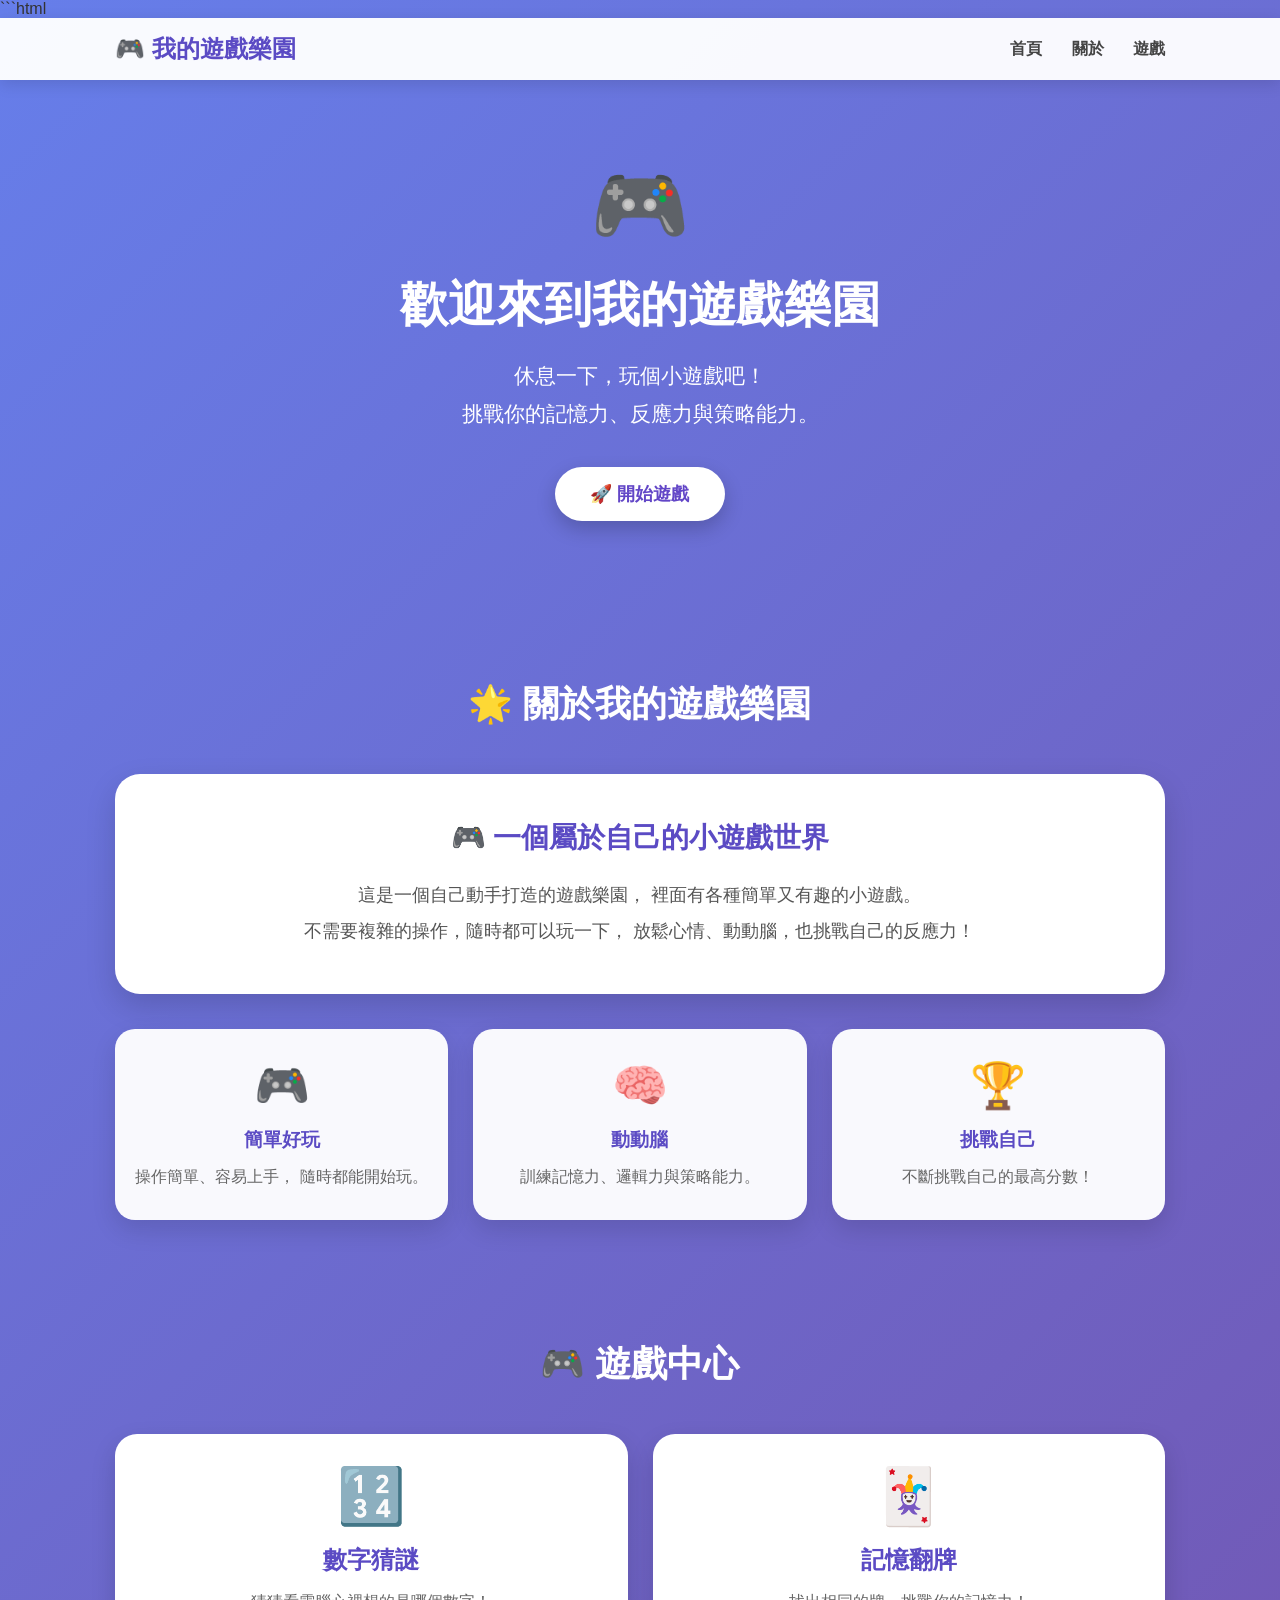
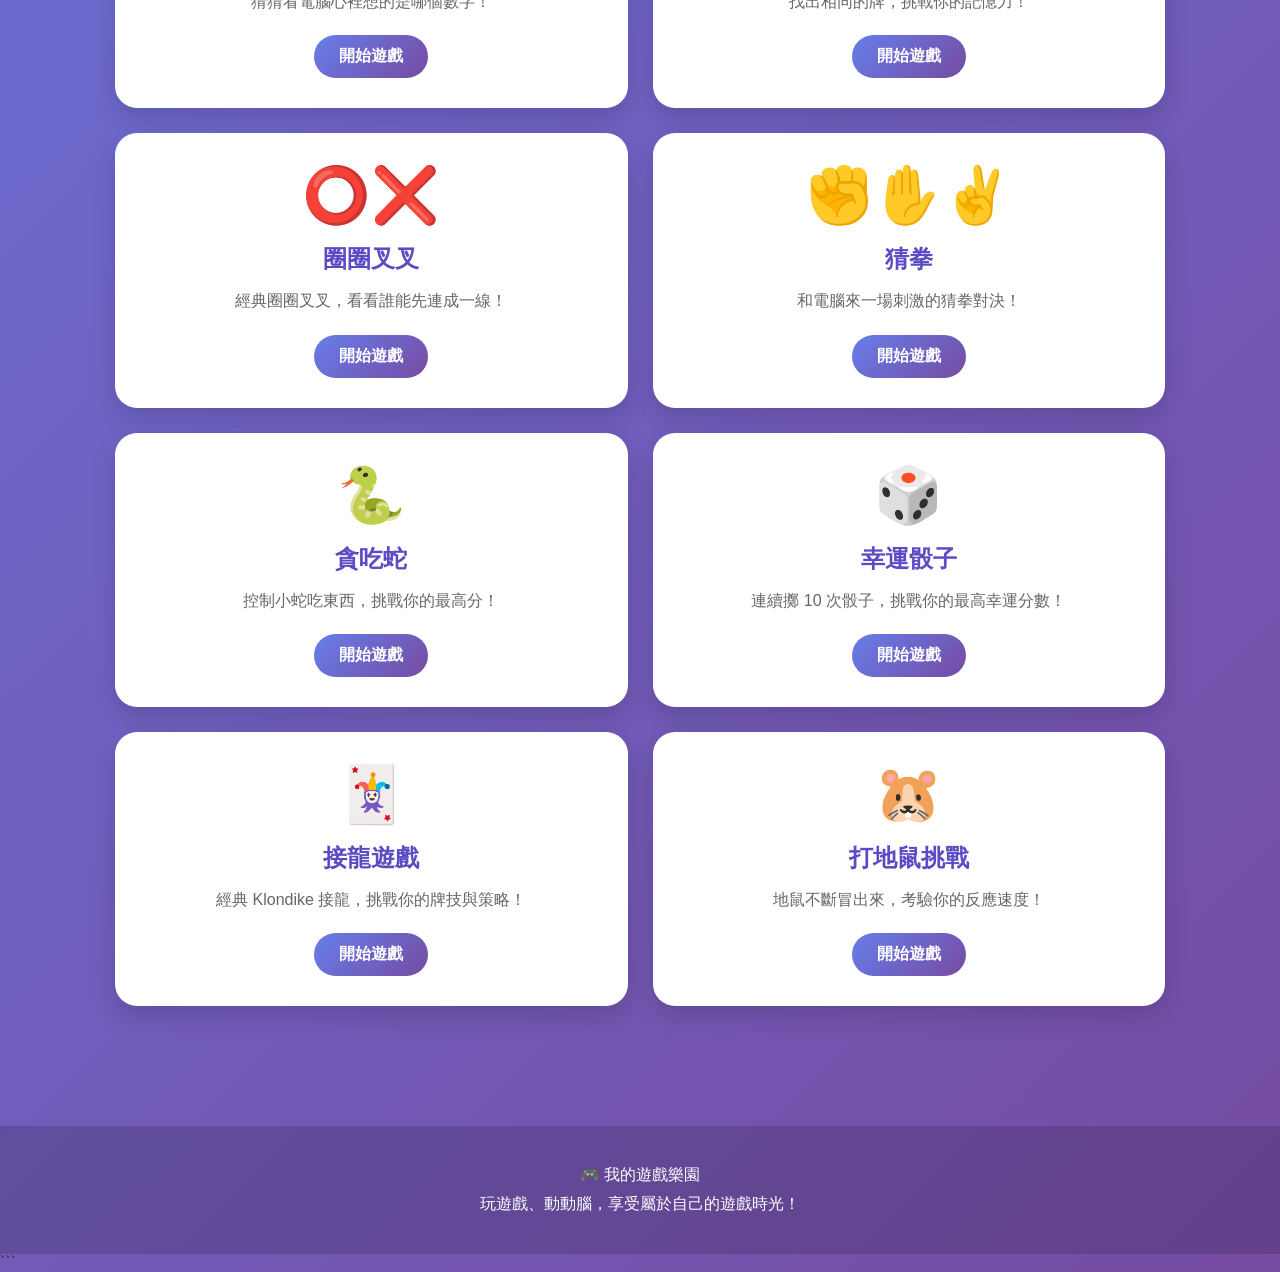
<file: index.html>
```html
<!DOCTYPE html>
<html lang="zh-Hant">
<head>
    <meta charset="UTF-8">
    <meta name="viewport" content="width=device-width, initial-scale=1.0">
    <title>我的遊戲樂園</title>

    <style>
        * {
            box-sizing: border-box;
            margin: 0;
            padding: 0;
        }

        html {
            scroll-behavior: smooth;
        }

        body {
            font-family: "Microsoft JhengHei", Arial, sans-serif;
            background: linear-gradient(135deg, #667eea, #764ba2);
            color: #333;
            min-height: 100vh;
        }

        /* ===== 導覽列 ===== */
        header {
            position: sticky;
            top: 0;
            z-index: 1000;
            background: rgba(255, 255, 255, 0.96);
            box-shadow: 0 4px 15px rgba(0, 0, 0, 0.12);
        }

        .nav-container {
            max-width: 1100px;
            margin: auto;
            padding: 15px 25px;
            display: flex;
            justify-content: space-between;
            align-items: center;
        }

        .logo {
            font-size: 24px;
            font-weight: bold;
            color: #5b4bc4;
        }

        nav a {
            text-decoration: none;
            color: #444;
            margin-left: 25px;
            font-weight: bold;
            transition: 0.3s;
        }

        nav a:hover {
            color: #6c5ce7;
        }

        /* ===== Hero ===== */
        .hero {
            min-height: 520px;
            display: flex;
            justify-content: center;
            align-items: center;
            text-align: center;
            padding: 70px 20px;
            color: white;
        }

        .hero-content {
            max-width: 800px;
        }

        .hero-icon {
            font-size: 80px;
            margin-bottom: 20px;
            animation: float 3s ease-in-out infinite;
        }

        @keyframes float {
            0%, 100% {
                transform: translateY(0);
            }

            50% {
                transform: translateY(-12px);
            }
        }

        .hero h1 {
            font-size: 48px;
            margin-bottom: 20px;
        }

        .hero p {
            font-size: 21px;
            line-height: 1.8;
            margin-bottom: 35px;
        }

        .start-button {
            display: inline-block;
            padding: 15px 35px;
            background: white;
            color: #6246c7;
            border-radius: 30px;
            text-decoration: none;
            font-size: 18px;
            font-weight: bold;
            box-shadow: 0 8px 20px rgba(0, 0, 0, 0.2);
            transition: 0.3s;
        }

        .start-button:hover {
            transform: translateY(-4px) scale(1.03);
        }

        /* ===== 共用區塊 ===== */
        section {
            max-width: 1100px;
            margin: 0 auto;
            padding: 80px 25px;
        }

        .section-title {
            text-align: center;
            font-size: 36px;
            color: white;
            margin-bottom: 45px;
        }

        /* ===== 關於 ===== */
        .about-box {
            background: white;
            border-radius: 25px;
            padding: 45px;
            text-align: center;
            box-shadow: 0 12px 30px rgba(0, 0, 0, 0.15);
            margin-bottom: 35px;
        }

        .about-box h3 {
            font-size: 28px;
            color: #5b4bc4;
            margin-bottom: 20px;
        }

        .about-box p {
            font-size: 18px;
            line-height: 2;
            color: #555;
        }

        /* ===== 三個特色 ===== */
        .features {
            display: grid;
            grid-template-columns: repeat(3, 1fr);
            gap: 25px;
        }

        .feature-card {
            background: rgba(255, 255, 255, 0.96);
            border-radius: 20px;
            padding: 30px 20px;
            text-align: center;
            box-shadow: 0 10px 25px rgba(0, 0, 0, 0.12);
            transition: 0.3s;
        }

        .feature-card:hover {
            transform: translateY(-8px);
        }

        .feature-icon {
            font-size: 45px;
            margin-bottom: 15px;
        }

        .feature-card h3 {
            color: #5b4bc4;
            margin-bottom: 10px;
        }

        .feature-card p {
            color: #666;
            line-height: 1.7;
        }

        /* ===== 遊戲區 ===== */
        .games-section {
            padding-top: 40px;
        }

        .games-grid {
            display: grid;
            grid-template-columns: repeat(2, 1fr);
            gap: 25px;
        }

        .game-card {
            background: white;
            border-radius: 22px;
            padding: 30px;
            text-align: center;
            box-shadow: 0 10px 25px rgba(0, 0, 0, 0.15);
            transition: 0.3s;
        }

        .game-card:hover {
            transform: translateY(-8px);
            box-shadow: 0 16px 30px rgba(0, 0, 0, 0.2);
        }

        .game-icon {
            font-size: 55px;
            margin-bottom: 15px;
        }

        .game-card h3 {
            color: #5b4bc4;
            font-size: 24px;
            margin-bottom: 12px;
        }

        .game-card p {
            color: #666;
            line-height: 1.7;
            margin-bottom: 20px;
        }

        .game-button {
            display: inline-block;
            background: linear-gradient(135deg, #667eea, #764ba2);
            color: white;
            padding: 11px 25px;
            border-radius: 25px;
            text-decoration: none;
            font-weight: bold;
            transition: 0.3s;
        }

        .game-button:hover {
            transform: scale(1.05);
        }

        /* ===== 頁尾 ===== */
        footer {
            text-align: center;
            color: white;
            padding: 35px 20px;
            background: rgba(0, 0, 0, 0.15);
            margin-top: 40px;
        }

        footer p {
            line-height: 1.8;
        }

        /* ===== 手機版 ===== */
        @media (max-width: 700px) {
            .nav-container {
                flex-direction: column;
                gap: 12px;
            }

            nav a {
                margin: 0 8px;
            }

            .hero {
                min-height: 450px;
            }

            .hero-icon {
                font-size: 65px;
            }

            .hero h1 {
                font-size: 34px;
            }

            .hero p {
                font-size: 17px;
            }

            .features {
                grid-template-columns: 1fr;
            }

            .games-grid {
                grid-template-columns: 1fr;
            }

            .about-box {
                padding: 30px 20px;
            }

            .section-title {
                font-size: 30px;
            }
        }
    </style>
</head>

<body>

    <!-- ===== 導覽列 ===== -->
    <header>
        <div class="nav-container">
            <div class="logo">🎮 我的遊戲樂園</div>

            <nav>
                <a href="#home">首頁</a>
                <a href="#about">關於</a>
                <a href="#games">遊戲</a>
            </nav>
        </div>
    </header>

    <!-- ===== 首頁 ===== -->
    <section class="hero" id="home">
        <div class="hero-content">

            <div class="hero-icon">🎮</div>

            <h1>歡迎來到我的遊戲樂園</h1>

            <p>
                休息一下，玩個小遊戲吧！<br>
                挑戰你的記憶力、反應力與策略能力。
            </p>

            <a href="#games" class="start-button">
                🚀 開始遊戲
            </a>

        </div>
    </section>

    <!-- ===== 關於 ===== -->
    <section id="about">

        <h2 class="section-title">🌟 關於我的遊戲樂園</h2>

        <div class="about-box">
            <h3>🎮 一個屬於自己的小遊戲世界</h3>

            <p>
                這是一個自己動手打造的遊戲樂園，
                裡面有各種簡單又有趣的小遊戲。
                <br>
                不需要複雜的操作，隨時都可以玩一下，
                放鬆心情、動動腦，也挑戰自己的反應力！
            </p>
        </div>

        <div class="features">

            <div class="feature-card">
                <div class="feature-icon">🎮</div>
                <h3>簡單好玩</h3>
                <p>
                    操作簡單、容易上手，
                    隨時都能開始玩。
                </p>
            </div>

            <div class="feature-card">
                <div class="feature-icon">🧠</div>
                <h3>動動腦</h3>
                <p>
                    訓練記憶力、邏輯力與策略能力。
                </p>
            </div>

            <div class="feature-card">
                <div class="feature-icon">🏆</div>
                <h3>挑戰自己</h3>
                <p>
                    不斷挑戰自己的最高分數！
                </p>
            </div>

        </div>
    </section>

    <!-- ===== 遊戲中心 ===== -->
    <section class="games-section" id="games">

        <h2 class="section-title">🎮 遊戲中心</h2>

        <div class="games-grid">

            <!-- 1 -->
            <div class="game-card">
                <div class="game-icon">🔢</div>
                <h3>數字猜謎</h3>
                <p>
                    猜猜看電腦心裡想的是哪個數字！
                </p>
                <a href="games/guess-number.html" class="game-button">
                    開始遊戲
                </a>
            </div>

            <!-- 2 -->
            <div class="game-card">
                <div class="game-icon">🃏</div>
                <h3>記憶翻牌</h3>
                <p>
                    找出相同的牌，挑戰你的記憶力！
                </p>
                <a href="games/memory.html" class="game-button">
                    開始遊戲
                </a>
            </div>

            <!-- 3 -->
            <div class="game-card">
                <div class="game-icon">⭕❌</div>
                <h3>圈圈叉叉</h3>
                <p>
                    經典圈圈叉叉，看看誰能先連成一線！
                </p>
                <a href="games/tic-tac-toe.html" class="game-button">
                    開始遊戲
                </a>
            </div>

            <!-- 4 -->
            <div class="game-card">
                <div class="game-icon">✊✋✌️</div>
                <h3>猜拳</h3>
                <p>
                    和電腦來一場刺激的猜拳對決！
                </p>
                <a href="games/rock-paper-scissors.html" class="game-button">
                    開始遊戲
                </a>
            </div>

            <!-- 5 -->
            <div class="game-card">
                <div class="game-icon">🐍</div>
                <h3>貪吃蛇</h3>
                <p>
                    控制小蛇吃東西，挑戰你的最高分！
                </p>
                <a href="games/snake.html" class="game-button">
                    開始遊戲
                </a>
            </div>

            <!-- 6 -->
            <div class="game-card">
                <div class="game-icon">🎲</div>
                <h3>幸運骰子</h3>
                <p>
                    連續擲 10 次骰子，挑戰你的最高幸運分數！
                </p>
                <a href="games/dice.html" class="game-button">
                    開始遊戲
                </a>
            </div>

            <!-- 7 -->
            <div class="game-card">
                <div class="game-icon">🃏</div>
                <h3>接龍遊戲</h3>
                <p>
                    經典 Klondike 接龍，挑戰你的牌技與策略！
                </p>
                <a href="games/solitaire.html" class="game-button">
                    開始遊戲
                </a>
            </div>

            <!-- 8：打地鼠 -->
            <div class="game-card">
                <div class="game-icon">🐹</div>
                <h3>打地鼠挑戰</h3>
                <p>
                    地鼠不斷冒出來，考驗你的反應速度！
                </p>
                <a href="games/whack-a-mole.html" class="game-button">
                    開始遊戲
                </a>
            </div>

        </div>
    </section>

    <!-- ===== 頁尾 ===== -->
    <footer>
        <p>🎮 我的遊戲樂園</p>
        <p>玩遊戲、動動腦，享受屬於自己的遊戲時光！</p>
    </footer>

</body>
</html>
```
</file>
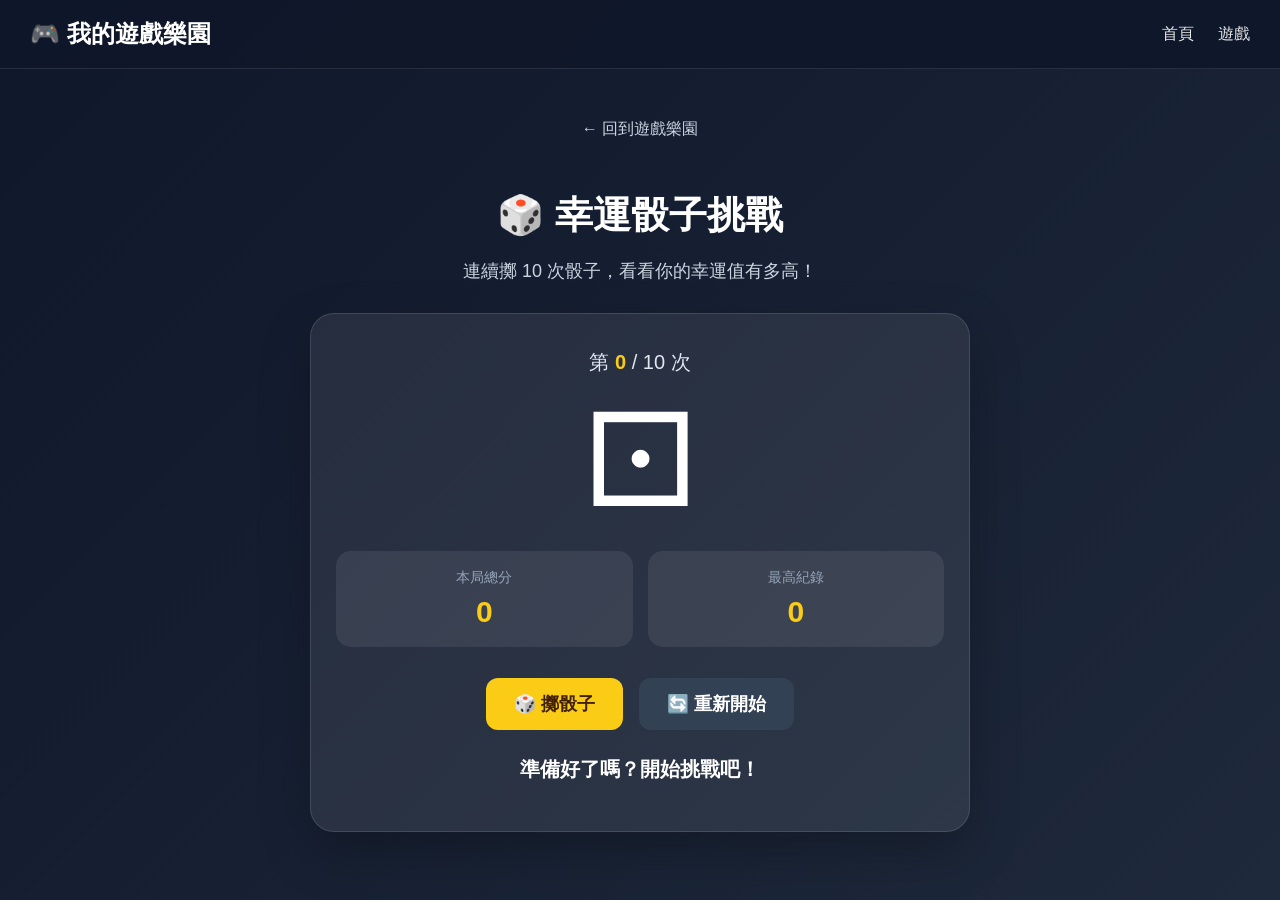
<file: games/dice.html>
<!DOCTYPE html>
<html lang="zh-Hant">
<head>
    <meta charset="UTF-8">
    <meta name="viewport" content="width=device-width, initial-scale=1.0">
    <title>幸運骰子挑戰 - 我的遊戲樂園</title>

    <style>
        * {
            box-sizing: border-box;
        }

        body {
            margin: 0;
            font-family: Arial, "Microsoft JhengHei", sans-serif;
            background: linear-gradient(135deg, #0f172a, #1e293b);
            color: white;
            min-height: 100vh;
        }

        header {
            background: rgba(15, 23, 42, 0.9);
            padding: 18px 30px;
            display: flex;
            justify-content: space-between;
            align-items: center;
            border-bottom: 1px solid rgba(255,255,255,0.1);
        }

        .logo {
            font-size: 24px;
            font-weight: bold;
        }

        nav a {
            color: white;
            text-decoration: none;
            margin-left: 20px;
            opacity: 0.9;
        }

        nav a:hover {
            opacity: 1;
        }

        .container {
            max-width: 700px;
            margin: 0 auto;
            padding: 50px 20px;
            text-align: center;
        }

        .back {
            display: inline-block;
            color: #cbd5e1;
            text-decoration: none;
            margin-bottom: 25px;
        }

        h1 {
            font-size: 38px;
            margin-bottom: 10px;
        }

        .description {
            color: #cbd5e1;
            font-size: 18px;
            margin-bottom: 30px;
        }

        .game-box {
            background: rgba(255,255,255,0.08);
            border: 1px solid rgba(255,255,255,0.12);
            border-radius: 24px;
            padding: 35px 25px;
            box-shadow: 0 20px 50px rgba(0,0,0,0.25);
        }

        .dice {
            font-size: 130px;
            line-height: 1;
            margin: 20px 0;
            transition: transform 0.2s;
        }

        .dice.rolling {
            animation: roll 0.6s ease-in-out;
        }

        @keyframes roll {
            0% {
                transform: rotate(0deg) scale(1);
            }

            25% {
                transform: rotate(15deg) scale(1.15);
            }

            50% {
                transform: rotate(-15deg) scale(0.9);
            }

            75% {
                transform: rotate(10deg) scale(1.1);
            }

            100% {
                transform: rotate(0deg) scale(1);
            }
        }

        .round-info {
            font-size: 20px;
            margin-bottom: 20px;
            color: #e2e8f0;
        }

        .round-info strong {
            color: #facc15;
        }

        .score-area {
            display: grid;
            grid-template-columns: repeat(2, 1fr);
            gap: 15px;
            margin: 25px 0;
        }

        .score-card {
            background: rgba(255,255,255,0.08);
            border-radius: 15px;
            padding: 18px;
        }

        .score-title {
            color: #94a3b8;
            font-size: 14px;
            margin-bottom: 8px;
        }

        .score-value {
            font-size: 30px;
            font-weight: bold;
            color: #facc15;
        }

        button {
            border: none;
            border-radius: 12px;
            padding: 14px 28px;
            font-size: 18px;
            font-weight: bold;
            cursor: pointer;
            margin: 6px;
            transition: transform 0.2s, opacity 0.2s;
        }

        button:hover {
            transform: translateY(-2px);
            opacity: 0.9;
        }

        .roll-button {
            background: #facc15;
            color: #422006;
        }

        .restart-button {
            background: #334155;
            color: white;
        }

        button:disabled {
            opacity: 0.5;
            cursor: not-allowed;
            transform: none;
        }

        .message {
            min-height: 30px;
            margin: 20px 0 10px;
            font-size: 20px;
            font-weight: bold;
        }

        .result {
            margin-top: 25px;
            padding: 25px;
            border-radius: 18px;
            background: rgba(250, 204, 21, 0.12);
            display: none;
        }

        .result.show {
            display: block;
        }

        .result h2 {
            margin-top: 0;
            font-size: 28px;
        }

        .final-score {
            font-size: 48px;
            font-weight: bold;
            color: #facc15;
            margin: 10px 0;
        }

        .result-text {
            font-size: 18px;
            color: #cbd5e1;
        }

        @media (max-width: 600px) {
            header {
                padding: 15px;
            }

            .logo {
                font-size: 20px;
            }

            nav a {
                margin-left: 10px;
                font-size: 14px;
            }

            h1 {
                font-size: 30px;
            }

            .dice {
                font-size: 100px;
            }

            .score-area {
                grid-template-columns: 1fr;
            }
        }
    </style>
</head>

<body>

<header>
    <div class="logo">🎮 我的遊戲樂園</div>

    <nav>
        <a href="../index.html">首頁</a>
        <a href="../index.html#games">遊戲</a>
    </nav>
</header>

<div class="container">

    <a class="back" href="../index.html">← 回到遊戲樂園</a>

    <h1>🎲 幸運骰子挑戰</h1>

    <p class="description">
        連續擲 10 次骰子，看看你的幸運值有多高！
    </p>

    <div class="game-box">

        <div class="round-info">
            第 <strong id="round">0</strong> / 10 次
        </div>

        <div id="dice" class="dice">⚀</div>

        <div class="score-area">

            <div class="score-card">
                <div class="score-title">本局總分</div>
                <div id="score" class="score-value">0</div>
            </div>

            <div class="score-card">
                <div class="score-title">最高紀錄</div>
                <div id="highScore" class="score-value">0</div>
            </div>

        </div>

        <button id="rollButton" class="roll-button" onclick="rollDice()">
            🎲 擲骰子
        </button>

        <button class="restart-button" onclick="restartGame()">
            🔄 重新開始
        </button>

        <div id="message" class="message">
            準備好了嗎？開始挑戰吧！
        </div>

        <div id="result" class="result">

            <h2 id="resultTitle">🎉 挑戰完成！</h2>

            <div class="final-score" id="finalScore">
                0
            </div>

            <div class="result-text" id="resultText">
                繼續挑戰看看！
            </div>

        </div>

    </div>

</div>

<script>

    const diceFaces = [
        "⚀",
        "⚁",
        "⚂",
        "⚃",
        "⚄",
        "⚅"
    ];

    let round = 0;
    let score = 0;
    let highScore = Number(localStorage.getItem("diceHighScore")) || 0;
    let rolling = false;

    const diceElement = document.getElementById("dice");
    const roundElement = document.getElementById("round");
    const scoreElement = document.getElementById("score");
    const highScoreElement = document.getElementById("highScore");
    const messageElement = document.getElementById("message");
    const resultElement = document.getElementById("result");
    const resultTitleElement = document.getElementById("resultTitle");
    const finalScoreElement = document.getElementById("finalScore");
    const resultTextElement = document.getElementById("resultText");
    const rollButton = document.getElementById("rollButton");

    highScoreElement.textContent = highScore;

    function rollDice() {

        if (rolling || round >= 10) {
            return;
        }

        rolling = true;
        rollButton.disabled = true;

        diceElement.classList.remove("rolling");

        // 讓動畫重新開始
        void diceElement.offsetWidth;

        diceElement.classList.add("rolling");

        messageElement.textContent = "🎲 骰子滾動中...";

        setTimeout(() => {

            const number = Math.floor(Math.random() * 6) + 1;

            diceElement.textContent = diceFaces[number - 1];

            round++;
            score += number;

            roundElement.textContent = round;
            scoreElement.textContent = score;

            if (number === 6) {
                messageElement.textContent = "🎉 太幸運了！你擲出了 6！";
            } else if (number === 5) {
                messageElement.textContent = "🌟 很棒！你擲出了 5！";
            } else if (number === 1) {
                messageElement.textContent = "😆 擲出了 1，再接再厲！";
            } else {
                messageElement.textContent = `🎲 你擲出了 ${number}！`;
            }

            rolling = false;

            if (round >= 10) {
                finishGame();
            } else {
                rollButton.disabled = false;
            }

        }, 600);
    }

    function finishGame() {

        rollButton.disabled = true;

        if (score > highScore) {
            highScore = score;

            localStorage.setItem(
                "diceHighScore",
                highScore
            );

            highScoreElement.textContent = highScore;

            resultTitleElement.textContent = "🏆 新紀錄！";
        } else {
            resultTitleElement.textContent = "🎉 挑戰完成！";
        }

        finalScoreElement.textContent = score + " 分";

        if (score >= 40) {

            resultTextElement.textContent =
                "👑 幸運王者！你的運氣真的太好了！";

        } else if (score >= 30) {

            resultTextElement.textContent =
                "🌟 運氣不錯！表現非常棒！";

        } else if (score >= 20) {

            resultTextElement.textContent =
                "🙂 再接再厲！下一局可能更高分！";

        } else {

            resultTextElement.textContent =
                "😅 今天運氣比較普通，再挑戰一次吧！";
        }

        resultElement.classList.add("show");

        messageElement.textContent =
            "🎊 10 次挑戰完成！看看你的最終成績吧！";
    }

    function restartGame() {

        round = 0;
        score = 0;
        rolling = false;

        roundElement.textContent = "0";
        scoreElement.textContent = "0";

        diceElement.textContent = "⚀";
        diceElement.classList.remove("rolling");

        messageElement.textContent =
            "準備好了嗎？開始挑戰吧！";

        resultElement.classList.remove("show");

        rollButton.disabled = false;
    }

</script>

</body>
</html>
</file>
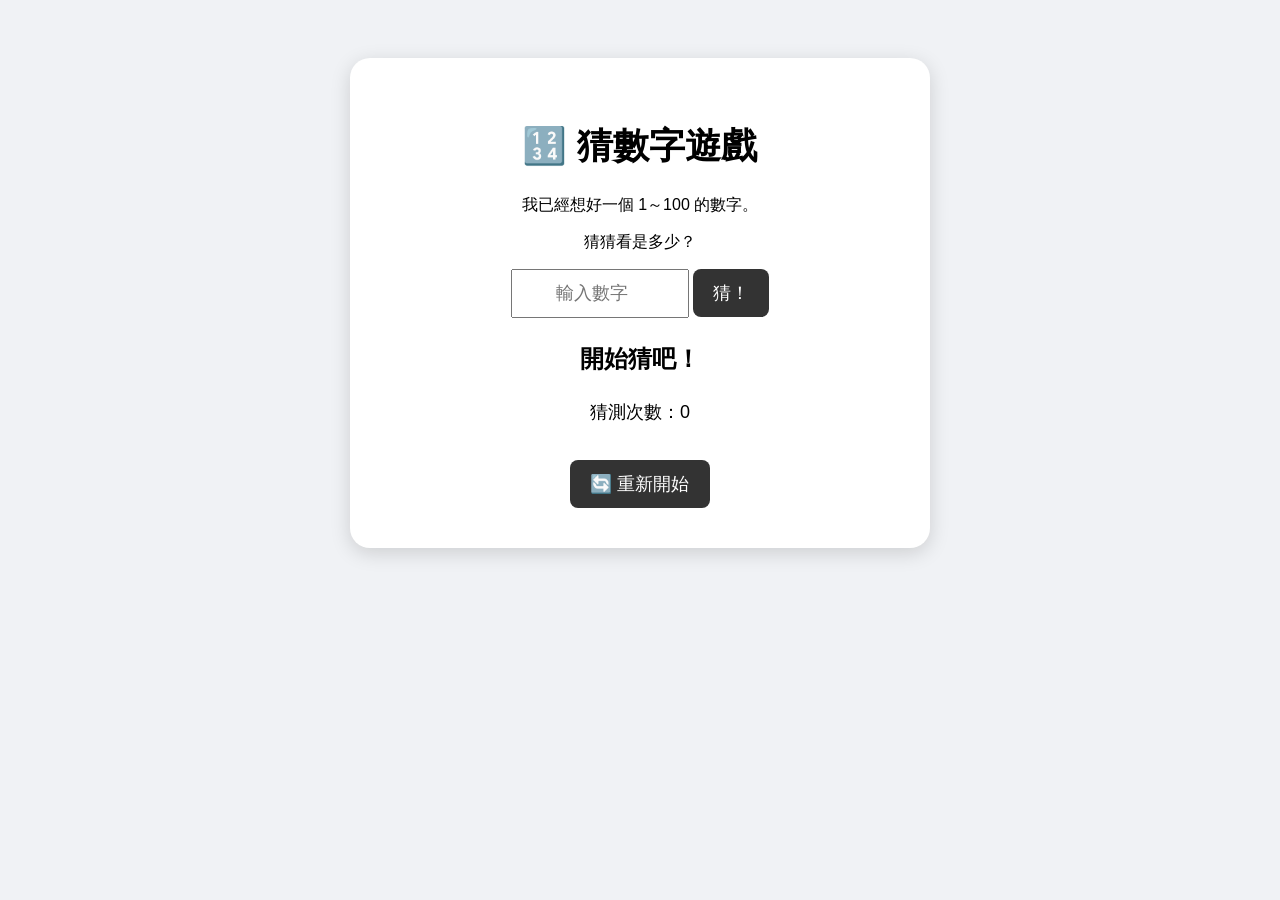
<file: games/guess-number.html>
<!DOCTYPE html>
<html lang="zh-Hant">

<head>

    <meta charset="UTF-8">

    <meta name="viewport"
          content="width=device-width, initial-scale=1.0">

    <title>猜數字遊戲</title>

    <style>

        body {
            font-family: Arial, sans-serif;
            text-align: center;
            background: #f0f2f5;
            padding: 50px;
        }

        .game {
            max-width: 500px;
            margin: auto;
            background: white;
            padding: 40px;
            border-radius: 20px;
            box-shadow: 0 5px 20px rgba(0, 0, 0, 0.15);
        }

        h1 {
            font-size: 36px;
        }

        input {
            width: 150px;
            padding: 12px;
            font-size: 18px;
            text-align: center;
        }

        button {
            padding: 12px 20px;
            font-size: 18px;
            cursor: pointer;
            border: none;
            border-radius: 8px;
            background: #333;
            color: white;
        }

        button:hover {
            opacity: 0.8;
        }

        #message {
            font-size: 24px;
            font-weight: bold;
            margin: 25px 0;
        }

        #count {
            font-size: 18px;
        }

    </style>

</head>


<body>

    <div class="game">

        <h1>🔢 猜數字遊戲</h1>

        <p>
            我已經想好一個 1～100 的數字。
        </p>

        <p>
            猜猜看是多少？
        </p>


        <input
            type="number"
            id="guess"
            min="1"
            max="100"
            placeholder="輸入數字"
        >


        <button onclick="checkGuess()">
            猜！
        </button>


        <div id="message">
            開始猜吧！
        </div>


        <div id="count">
            猜測次數：0
        </div>


        <br><br>


        <button onclick="restartGame()">
            🔄 重新開始
        </button>

    </div>


    <script>

        // 電腦隨機產生 1～100 的數字

        let answer = Math.floor(Math.random() * 100) + 1;


        // 記錄玩家猜了幾次

        let attempts = 0;


        // 玩家按下「猜！」時執行

        function checkGuess() {

            let input = document.getElementById("guess");

            let guess = Number(input.value);


            // 檢查玩家有沒有輸入數字

            if (guess < 1 || guess > 100) {

                document.getElementById("message").textContent =
                    "請輸入 1～100 的數字！";

                return;
            }


            // 猜測次數增加

            attempts++;


            document.getElementById("count").textContent =
                "猜測次數：" + attempts;


            // 判斷答案

            if (guess === answer) {

                document.getElementById("message").textContent =
                    "🎉 恭喜你！猜中了！";

            }

            else if (guess < answer) {

                document.getElementById("message").textContent =
                    "🔼 太小了！再大一點！";

            }

            else {

                document.getElementById("message").textContent =
                    "🔽 太大了！再小一點！";

            }

        }


        // 重新開始遊戲

        function restartGame() {

            answer = Math.floor(Math.random() * 100) + 1;

            attempts = 0;


            document.getElementById("guess").value = "";

            document.getElementById("message").textContent =
                "開始猜吧！";

            document.getElementById("count").textContent =
                "猜測次數：0";

        }

    </script>

</body>

</html>
</file>
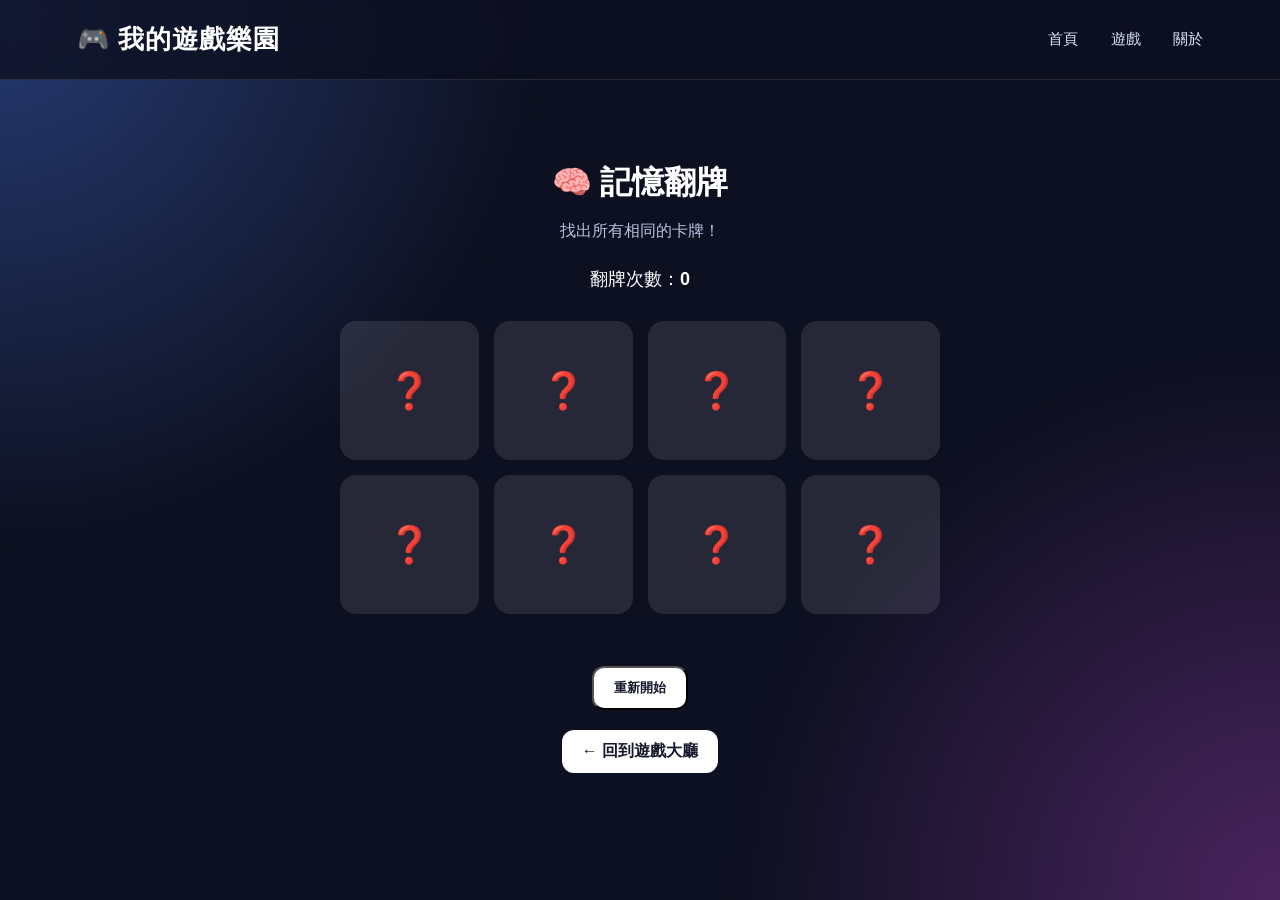
<file: games/memory.html>
<!DOCTYPE html>
<html lang="zh-Hant">
<head>
    <meta charset="UTF-8">
    <meta name="viewport" content="width=device-width, initial-scale=1.0">

    <title>記憶翻牌｜我的遊戲樂園</title>

    <link rel="stylesheet" href="../css/style.css">

    <style>
        .memory-page {
            max-width: 900px;
            margin: 0 auto;
            padding: 60px 30px 80px;
            text-align: center;
        }

        .memory-page h1 {
            margin-bottom: 10px;
        }

        .memory-page p {
            color: #b9c1df;
        }

        .memory-info {
            margin: 25px 0;
            font-size: 18px;
        }

        .memory-board {
            max-width: 600px;
            margin: 30px auto;
            display: grid;
            grid-template-columns: repeat(4, 1fr);
            gap: 15px;
        }

        .memory-card {
            aspect-ratio: 1 / 1;
            border: none;
            border-radius: 16px;
            background: rgba(255, 255, 255, 0.1);
            color: white;
            font-size: 36px;
            cursor: pointer;
            transition: transform 0.2s, background 0.2s;
        }

        .memory-card:hover {
            transform: scale(1.04);
        }

        .memory-card.flipped,
        .memory-card.matched {
            background: rgba(255, 255, 255, 0.2);
        }

        .back-button {
            display: inline-block;
            margin-top: 20px;
            padding: 11px 20px;
            border-radius: 12px;
            background: #ffffff;
            color: #15182b;
            text-decoration: none;
            font-weight: bold;
        }

        @media (max-width: 600px) {
            .memory-board {
                gap: 10px;
            }

            .memory-card {
                font-size: 28px;
            }
        }
    </style>
</head>

<body>

    <header>
        <div class="logo">
            🎮 我的遊戲樂園
        </div>

        <nav>
            <a href="../index.html">首頁</a>
            <a href="../index.html#games">遊戲</a>
            <a href="../index.html#about">關於</a>
        </nav>
    </header>

    <main class="memory-page">

        <h1>🧠 記憶翻牌</h1>

        <p>
            找出所有相同的卡牌！
        </p>

        <div class="memory-info">
            翻牌次數：<strong id="moves">0</strong>
        </div>

        <div class="memory-board" id="gameBoard"></div>

        <button class="game-button" onclick="startGame()">
            重新開始
        </button>

        <br>

        <a class="back-button" href="../index.html">
            ← 回到遊戲大廳
        </a>

    </main>

    <script>
    const cards = ["🍎", "🍎", "🍌", "🍌", "🍇", "🍇", "🍓", "🍓"];

    let firstCard = null;
    let secondCard = null;
    let lockBoard = false;
    let moves = 0;
    let matchedPairs = 0;

    const gameBoard = document.getElementById("gameBoard");
    const movesDisplay = document.getElementById("moves");

    function shuffle(array) {
        return array.sort(() => Math.random() - 0.5);
    }

    function startGame() {
        firstCard = null;
        secondCard = null;
        lockBoard = false;
        moves = 0;
        matchedPairs = 0;

        movesDisplay.textContent = moves;
        gameBoard.innerHTML = "";

        const shuffledCards = shuffle([...cards]);

        shuffledCards.forEach((symbol) => {
            const card = document.createElement("button");

            card.className = "memory-card";
            card.textContent = "❓";
            card.dataset.symbol = symbol;

            card.addEventListener("click", () => flipCard(card));

            gameBoard.appendChild(card);
        });
    }

    function flipCard(card) {
        if (
            lockBoard ||
            card === firstCard ||
            card.classList.contains("matched")
        ) {
            return;
        }

        card.textContent = card.dataset.symbol;
        card.classList.add("flipped");

        if (!firstCard) {
            firstCard = card;
            return;
        }

        secondCard = card;
        moves++;
        movesDisplay.textContent = moves;

        checkMatch();
    }

    function checkMatch() {
        if (firstCard.dataset.symbol === secondCard.dataset.symbol) {
            firstCard.classList.add("matched");
            secondCard.classList.add("matched");

            matchedPairs++;

            resetCards();

            if (matchedPairs === cards.length / 2) {
                setTimeout(() => {
                    alert(`恭喜你完成遊戲！\n總共翻牌 ${moves} 次！`);
                }, 300);
            }

            return;
        }

        lockBoard = true;

        setTimeout(() => {
            firstCard.textContent = "❓";
            secondCard.textContent = "❓";

            firstCard.classList.remove("flipped");
            secondCard.classList.remove("flipped");

            resetCards();
        }, 800);
    }

    function resetCards() {
        firstCard = null;
        secondCard = null;
        lockBoard = false;
    }

    startGame();
</script>

</body>
</html>
</file>
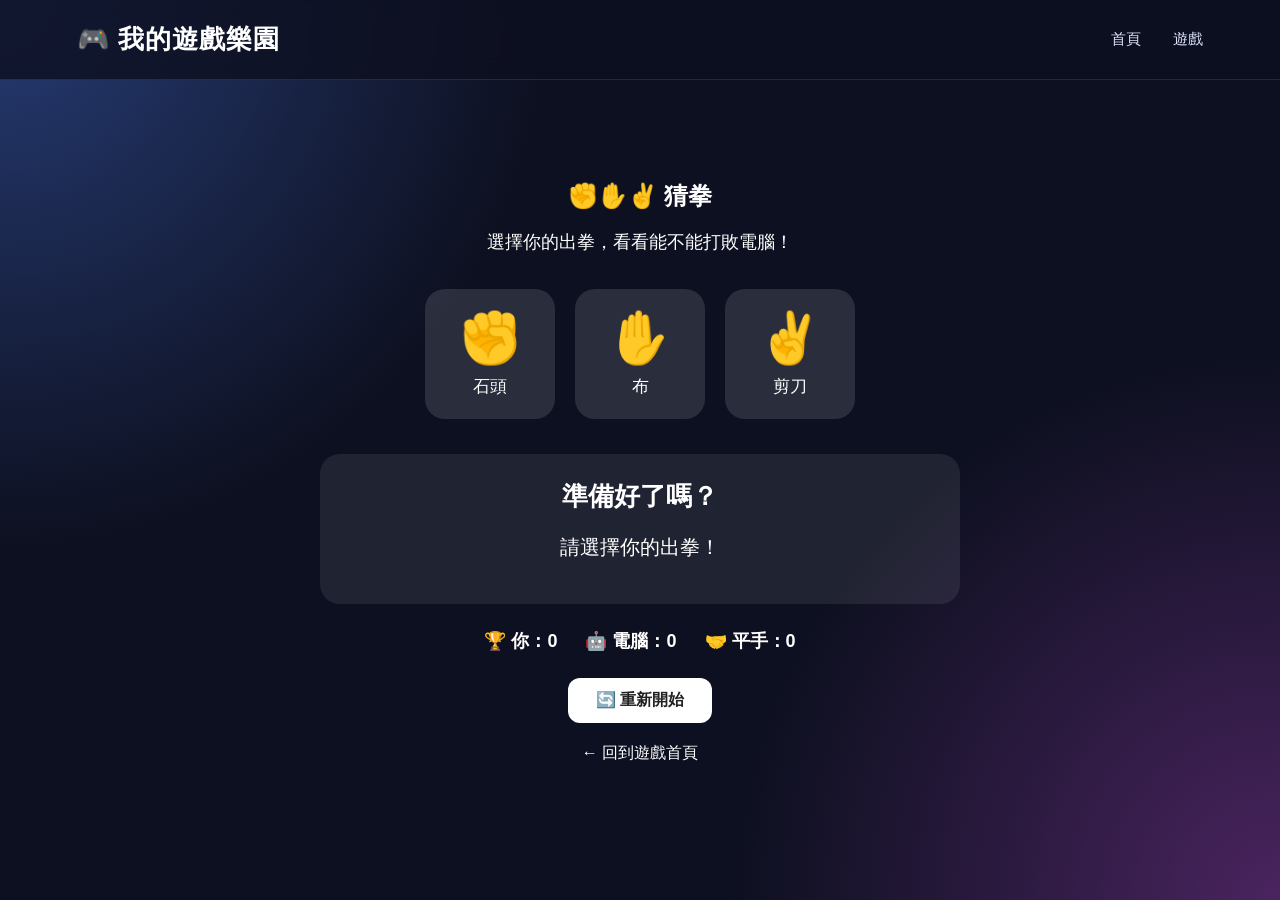
<file: games/rock-paper-scissors.html>
<!DOCTYPE html>
<html lang="zh-Hant">
<head>
    <meta charset="UTF-8">
    <meta name="viewport" content="width=device-width, initial-scale=1.0">
    <title>猜拳｜我的遊戲樂園</title>

    <link rel="stylesheet" href="../css/style.css">

    <style>
        .game-container {
            max-width: 700px;
            margin: 50px auto;
            padding: 30px;
            text-align: center;
        }

        .game-container h1 {
            margin-bottom: 10px;
        }

        .game-container p {
            font-size: 18px;
        }

        .choices {
            display: flex;
            justify-content: center;
            gap: 20px;
            margin: 35px 0;
            flex-wrap: wrap;
        }

        .choice-button {
            width: 130px;
            height: 130px;
            border: none;
            border-radius: 20px;
            background: rgba(255, 255, 255, 0.12);
            color: white;
            font-size: 50px;
            cursor: pointer;
            transition: 0.2s;
        }

        .choice-button:hover {
            background: rgba(255, 255, 255, 0.22);
            transform: translateY(-5px);
        }

        .choice-name {
            display: block;
            margin-top: 8px;
            font-size: 17px;
        }

        .result {
            min-height: 150px;
            margin: 25px auto;
            padding: 25px;
            border-radius: 20px;
            background: rgba(255, 255, 255, 0.08);
        }

        .result-title {
            font-size: 26px;
            font-weight: bold;
            margin-bottom: 15px;
        }

        .result-detail {
            font-size: 20px;
            line-height: 1.8;
        }

        .score {
            margin: 25px 0;
            font-size: 18px;
            font-weight: bold;
        }

        .restart-button {
            padding: 12px 28px;
            border: none;
            border-radius: 12px;
            background: #ffffff;
            color: #222;
            font-size: 16px;
            font-weight: bold;
            cursor: pointer;
        }

        .restart-button:hover {
            transform: scale(1.05);
        }

        .back-button {
            display: inline-block;
            margin-top: 20px;
            color: white;
            text-decoration: none;
        }

        @media (max-width: 500px) {
            .choice-button {
                width: 100px;
                height: 100px;
                font-size: 40px;
            }
        }
    </style>
</head>

<body>

    <header>
        <div class="logo">🎮 我的遊戲樂園</div>

        <nav>
            <a href="../index.html">首頁</a>
            <a href="../index.html#games">遊戲</a>
        </nav>
    </header>

    <main>
        <section class="game-container">

            <h1>✊✋✌️ 猜拳</h1>

            <p>選擇你的出拳，看看能不能打敗電腦！</p>

            <div class="choices">
                <button class="choice-button" onclick="playGame('rock')">
                    ✊
                    <span class="choice-name">石頭</span>
                </button>

                <button class="choice-button" onclick="playGame('paper')">
                    ✋
                    <span class="choice-name">布</span>
                </button>

                <button class="choice-button" onclick="playGame('scissors')">
                    ✌️
                    <span class="choice-name">剪刀</span>
                </button>
            </div>

            <div class="result" id="result">
                <div class="result-title">準備好了嗎？</div>
                <div class="result-detail">
                    請選擇你的出拳！
                </div>
            </div>

            <div class="score">
                🏆 你：<span id="wins">0</span>
               　
🤖 電腦：<span id="losses">0</span>
               　
🤝 平手：<span id="draws">0</span>
            </div>

            <button class="restart-button" onclick="restartGame()">
                🔄 重新開始
            </button>

            <br>

            <a class="back-button" href="../index.html">
                ← 回到遊戲首頁
            </a>

        </section>
    </main>

    <script>
        const choices = ["rock", "paper", "scissors"];

        const choiceNames = {
            rock: "✊ 石頭",
            paper: "✋ 布",
            scissors: "✌️ 剪刀"
        };

        let wins = 0;
        let losses = 0;
        let draws = 0;

        function playGame(playerChoice) {
            const computerChoice =
                choices[Math.floor(Math.random() * choices.length)];

            let result = "";

            if (playerChoice === computerChoice) {
                result = "🤝 平手！";
                draws++;
            } else if (
                (playerChoice === "rock" && computerChoice === "scissors") ||
                (playerChoice === "paper" && computerChoice === "rock") ||
                (playerChoice === "scissors" && computerChoice === "paper")
            ) {
                result = "🎉 你贏了！";
                wins++;
            } else {
                result = "😢 電腦贏了！";
                losses++;
            }

            document.getElementById("result").innerHTML = `
                <div class="result-title">${result}</div>
                <div class="result-detail">
                    你出了：${choiceNames[playerChoice]}<br>
                    電腦出了：${choiceNames[computerChoice]}
                </div>
            `;

            updateScore();
        }

        function updateScore() {
            document.getElementById("wins").textContent = wins;
            document.getElementById("losses").textContent = losses;
            document.getElementById("draws").textContent = draws;
        }

        function restartGame() {
            wins = 0;
            losses = 0;
            draws = 0;

            updateScore();

            document.getElementById("result").innerHTML = `
                <div class="result-title">準備好了嗎？</div>
                <div class="result-detail">
                    請選擇你的出拳！
                </div>
            `;
        }
    </script>

</body>
</html>
</file>
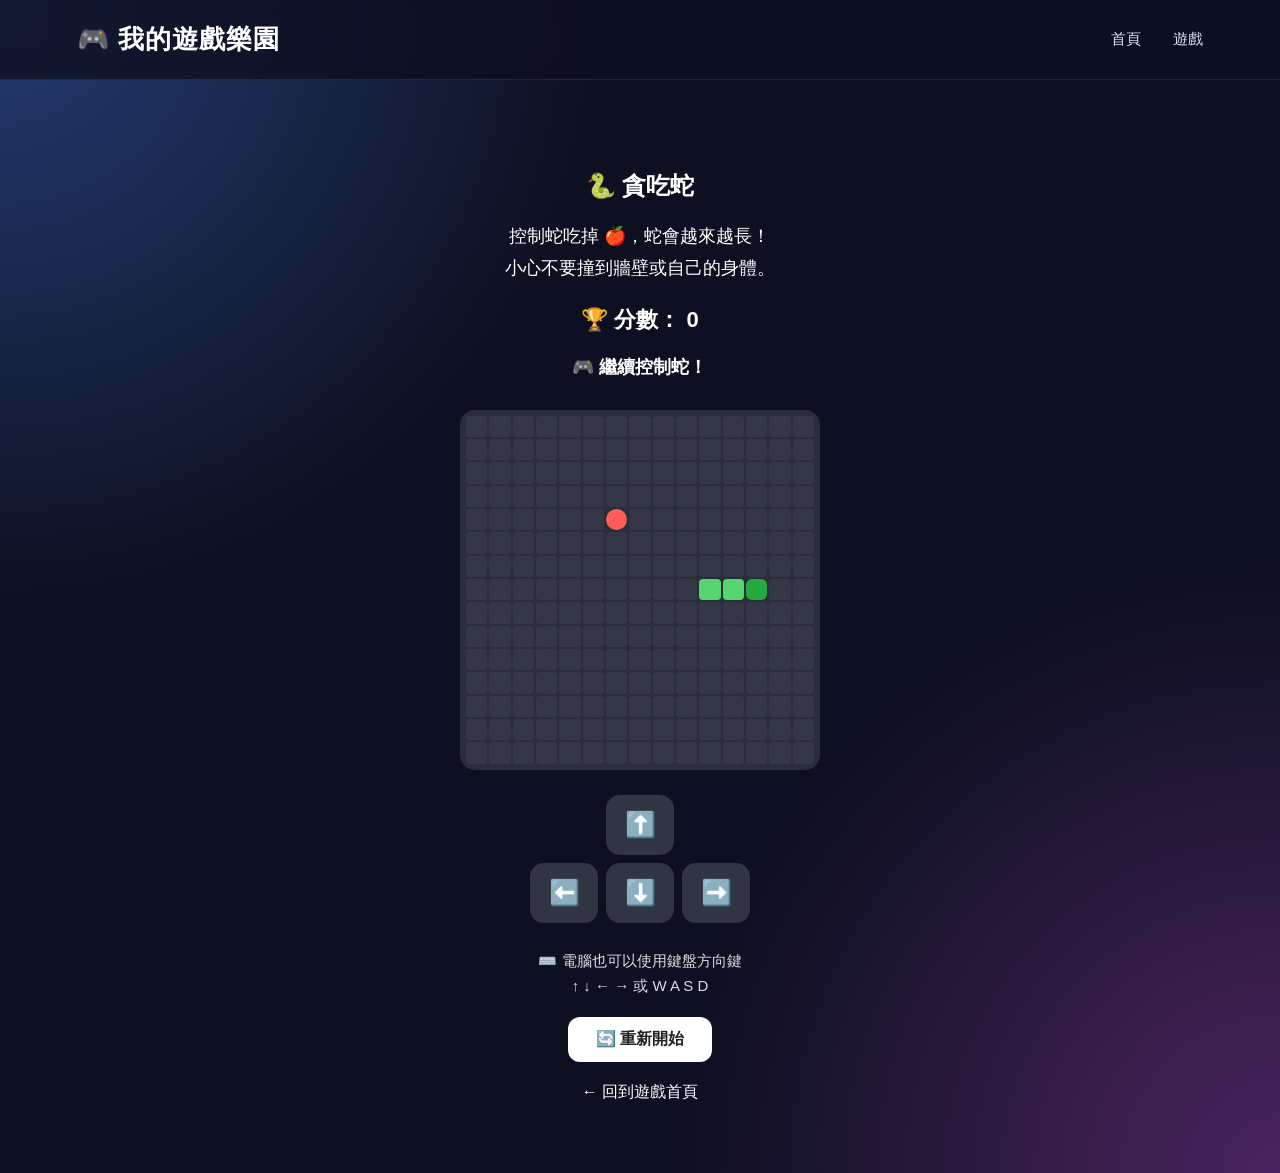
<file: games/snake.html>
<!DOCTYPE html>
<html lang="zh-Hant">
<head>
    <meta charset="UTF-8">
    <meta name="viewport" content="width=device-width, initial-scale=1.0">

    <title>貪吃蛇｜我的遊戲樂園</title>

    <link rel="stylesheet" href="../css/style.css">

    <style>
        .game-container {
            max-width: 650px;
            margin: 40px auto;
            padding: 30px;
            text-align: center;
        }

        .game-container h1 {
            margin-bottom: 10px;
        }

        .game-description {
            font-size: 18px;
            line-height: 1.8;
        }

        .game-info {
            margin: 20px 0;
            font-size: 22px;
            font-weight: bold;
        }

        .game-board {
            width: 360px;
            height: 360px;
            margin: 25px auto;
            padding: 6px;

            display: grid;
            grid-template-columns: repeat(15, 1fr);
            grid-template-rows: repeat(15, 1fr);

            gap: 2px;

            border-radius: 15px;
            background: rgba(255, 255, 255, 0.12);

            box-sizing: border-box;
        }

        .cell {
            background: rgba(255, 255, 255, 0.05);
            border-radius: 4px;
        }

        .cell.snake {
            background: #55d66f;
        }

        .cell.head {
            background: #24a83f;
            border-radius: 6px;
        }

        .cell.food {
            background: #ff5b5b;
            border-radius: 50%;
        }

        .status {
            min-height: 30px;
            margin: 15px 0;
            font-size: 18px;
            font-weight: bold;
        }

        .controls {
            width: 220px;
            margin: 25px auto;

            display: grid;
            grid-template-columns: repeat(3, 1fr);
            grid-template-rows: repeat(2, 60px);

            gap: 8px;
        }

        .control-button {
            border: none;
            border-radius: 14px;

            background: rgba(255, 255, 255, 0.15);
            color: white;

            font-size: 25px;
            cursor: pointer;

            touch-action: manipulation;

            transition: 0.15s;
        }

        .control-button:hover {
            background: rgba(255, 255, 255, 0.28);
            transform: scale(1.03);
        }

        .control-button:active {
            transform: scale(0.94);
        }

        .up {
            grid-column: 2;
            grid-row: 1;
        }

        .left {
            grid-column: 1;
            grid-row: 2;
        }

        .down {
            grid-column: 2;
            grid-row: 2;
        }

        .right {
            grid-column: 3;
            grid-row: 2;
        }

        .restart-button {
            padding: 12px 28px;

            border: none;
            border-radius: 12px;

            background: white;
            color: #222;

            font-size: 16px;
            font-weight: bold;

            cursor: pointer;

            transition: 0.15s;
        }

        .restart-button:hover {
            transform: scale(1.05);
        }

        .restart-button:active {
            transform: scale(0.97);
        }

        .keyboard-hint {
            margin-top: 15px;
            font-size: 15px;
            opacity: 0.85;
            line-height: 1.7;
        }

        .back-button {
            display: inline-block;
            margin-top: 20px;

            color: white;
            text-decoration: none;
        }

        .back-button:hover {
            text-decoration: underline;
        }

        @media (max-width: 500px) {

            .game-container {
                padding: 20px 10px;
            }

            .game-board {
                width: 300px;
                height: 300px;
            }

            .controls {
                width: 210px;
            }
        }
    </style>
</head>

<body>

    <header>

        <div class="logo">
            🎮 我的遊戲樂園
        </div>

        <nav>
            <a href="../index.html">首頁</a>
            <a href="../index.html#games">遊戲</a>
        </nav>

    </header>


    <main>

        <section class="game-container">

            <h1>🐍 貪吃蛇</h1>

            <p class="game-description">
                控制蛇吃掉 🍎，蛇會越來越長！<br>
                小心不要撞到牆壁或自己的身體。
            </p>


            <div class="game-info">
                🏆 分數：
                <span id="score">0</span>
            </div>


            <div class="status" id="status">
                🎮 遊戲開始！
            </div>


            <div
                class="game-board"
                id="gameBoard">
            </div>


            <!-- 方向控制按鈕 -->

            <div class="controls">

                <button
                    type="button"
                    class="control-button up"
                    onclick="setDirection('up')">
                    ⬆️
                </button>

                <button
                    type="button"
                    class="control-button left"
                    onclick="setDirection('left')">
                    ⬅️
                </button>

                <button
                    type="button"
                    class="control-button down"
                    onclick="setDirection('down')">
                    ⬇️
                </button>

                <button
                    type="button"
                    class="control-button right"
                    onclick="setDirection('right')">
                    ➡️
                </button>

            </div>


            <div class="keyboard-hint">
                ⌨️ 電腦也可以使用鍵盤方向鍵<br>
                ↑ ↓ ← → 或 W A S D
            </div>


            <br>


            <button
                type="button"
                class="restart-button"
                onclick="startGame()">

                🔄 重新開始

            </button>


            <br>


            <a
                class="back-button"
                href="../index.html">

                ← 回到遊戲首頁

            </a>

        </section>

    </main>


    <script>

        /* =========================
           遊戲基本設定
        ========================= */

        const BOARD_SIZE = 15;

        /*
         * 數字越大，蛇越慢。
         * 300 = 每 0.3 秒移動一次。
         */
        const GAME_SPEED = 300;


        /* =========================
           遊戲變數
        ========================= */

        let snake = [];

        let food = {
            x: 0,
            y: 0
        };

        let direction = "right";

        let nextDirection = "right";

        let score = 0;

        let gameOver = false;

        let gameTimer = null;


        /* =========================
           取得 HTML 元素
        ========================= */

        const gameBoard =
            document.getElementById("gameBoard");

        const scoreDisplay =
            document.getElementById("score");

        const statusDisplay =
            document.getElementById("status");


        /* =========================
           開始 / 重新開始遊戲
        ========================= */

        function startGame() {

            // 停止之前的遊戲
            if (gameTimer !== null) {
                clearInterval(gameTimer);
            }


            // 初始蛇的位置
            snake = [
                {
                    x: 7,
                    y: 7
                },
                {
                    x: 6,
                    y: 7
                },
                {
                    x: 5,
                    y: 7
                }
            ];


            // 初始方向
            direction = "right";

            nextDirection = "right";


            // 重設分數
            score = 0;

            scoreDisplay.textContent = score;


            // 遊戲狀態
            gameOver = false;

            statusDisplay.textContent =
                "🎮 使用方向鍵控制蛇！";


            // 建立棋盤
            createBoard();


            // 產生食物
            createFood();


            // 畫出遊戲
            drawBoard();


            // 開始遊戲計時器
            gameTimer =
                setInterval(
                    gameLoop,
                    GAME_SPEED
                );
        }


        /* =========================
           建立棋盤
        ========================= */

        function createBoard() {

            gameBoard.innerHTML = "";


            for (
                let i = 0;
                i < BOARD_SIZE * BOARD_SIZE;
                i++
            ) {

                const cell =
                    document.createElement("div");

                cell.className = "cell";

                gameBoard.appendChild(cell);
            }
        }


        /* =========================
           產生食物
        ========================= */

        function createFood() {

            let newFood;


            do {

                newFood = {

                    x:
                        Math.floor(
                            Math.random() *
                            BOARD_SIZE
                        ),

                    y:
                        Math.floor(
                            Math.random() *
                            BOARD_SIZE
                        )
                };


            } while (
                snake.some(
                    segment =>
                        segment.x === newFood.x &&
                        segment.y === newFood.y
                )
            );


            food = newFood;
        }


        /* =========================
           遊戲主迴圈
        ========================= */

        function gameLoop() {

            if (gameOver) {
                return;
            }


            // 套用下一個方向
            direction = nextDirection;


            // 複製蛇頭
            const newHead = {
                x: snake[0].x,
                y: snake[0].y
            };


            /* =========================
               移動蛇頭
            ========================= */

            if (direction === "up") {
                newHead.y--;
            }

            else if (direction === "down") {
                newHead.y++;
            }

            else if (direction === "left") {
                newHead.x--;
            }

            else if (direction === "right") {
                newHead.x++;
            }


            /* =========================
               檢查碰撞
            ========================= */

            if (
                isCollision(
                    newHead
                )
            ) {

                endGame();

                return;
            }


            // 將新蛇頭放到最前面
            snake.unshift(newHead);


            /* =========================
               判斷是否吃到食物
            ========================= */

            if (
                newHead.x === food.x &&
                newHead.y === food.y
            ) {

                // 加分
                score++;

                scoreDisplay.textContent =
                    score;


                // 產生新的食物
                createFood();


                statusDisplay.textContent =
                    "🍎 吃到了！繼續前進！";

            }

            else {

                // 沒吃到食物
                // 移除蛇尾
                snake.pop();

                statusDisplay.textContent =
                    "🎮 繼續控制蛇！";
            }


            // 更新畫面
            drawBoard();
        }


        /* =========================
           檢查碰撞
        ========================= */

        function isCollision(head) {


            /* 撞牆 */

            if (
                head.x < 0 ||
                head.x >= BOARD_SIZE ||
                head.y < 0 ||
                head.y >= BOARD_SIZE
            ) {

                return true;
            }


            /* 撞到自己的身體 */

            for (
                let i = 0;
                i < snake.length;
                i++
            ) {

                if (
                    snake[i].x === head.x &&
                    snake[i].y === head.y
                ) {

                    return true;
                }
            }


            return false;
        }


        /* =========================
           畫出遊戲畫面
        ========================= */

        function drawBoard() {

            const cells =
                document.querySelectorAll(".cell");


            // 先清除所有樣式
            cells.forEach(
                cell => {
                    cell.className = "cell";
                }
            );


            /* =========================
               畫蛇
            ========================= */

            snake.forEach(
                (segment, index) => {

                    const cellIndex =
                        segment.y *
                        BOARD_SIZE +
                        segment.x;


                    const cell =
                        cells[cellIndex];


                    if (!cell) {
                        return;
                    }


                    cell.classList.add(
                        "snake"
                    );


                    // 蛇頭
                    if (index === 0) {

                        cell.classList.add(
                            "head"
                        );
                    }
                }
            );


            /* =========================
               畫食物
            ========================= */

            const foodIndex =
                food.y *
                BOARD_SIZE +
                food.x;


            if (cells[foodIndex]) {

                cells[foodIndex].classList.add(
                    "food"
                );
            }
        }


        /* =========================
           改變方向
        ========================= */

        function setDirection(newDirection) {

            // 遊戲結束時不能控制
            if (gameOver) {
                return;
            }


            /*
             * 不允許直接反方向。
             *
             * 例如：
             * 正在往右
             * 不能直接按左
             */
            const opposite = {

                up: "down",

                down: "up",

                left: "right",

                right: "left"
            };


            if (
                opposite[direction] ===
                newDirection
            ) {

                return;
            }


            /*
             * 防止同一個時間點
             * 快速連按造成方向混亂。
             */
            if (
                opposite[nextDirection] ===
                newDirection
            ) {

                return;
            }


            nextDirection =
                newDirection;
        }


        /* =========================
           鍵盤控制
        ========================= */

        document.addEventListener(
            "keydown",
            function(event) {

                let newDirection = null;


                /* 方向鍵 */

                if (
                    event.key ===
                    "ArrowUp"
                ) {

                    newDirection = "up";
                }

                else if (
                    event.key ===
                    "ArrowDown"
                ) {

                    newDirection = "down";
                }

                else if (
                    event.key ===
                    "ArrowLeft"
                ) {

                    newDirection = "left";
                }

                else if (
                    event.key ===
                    "ArrowRight"
                ) {

                    newDirection = "right";
                }


                /* W A S D */

                else if (
                    event.key.toLowerCase() ===
                    "w"
                ) {

                    newDirection = "up";
                }

                else if (
                    event.key.toLowerCase() ===
                    "s"
                ) {

                    newDirection = "down";
                }

                else if (
                    event.key.toLowerCase() ===
                    "a"
                ) {

                    newDirection = "left";
                }

                else if (
                    event.key.toLowerCase() ===
                    "d"
                ) {

                    newDirection = "right";
                }


                // 如果是有效方向
                if (newDirection !== null) {

                    event.preventDefault();

                    setDirection(
                        newDirection
                    );
                }

            }
        );


        /* =========================
           遊戲結束
        ========================= */

        function endGame() {

            gameOver = true;


            if (gameTimer !== null) {

                clearInterval(
                    gameTimer
                );

                gameTimer = null;
            }


            statusDisplay.textContent =
                "💥 遊戲結束！";


            setTimeout(
                function() {

                    alert(
                        "遊戲結束！\n\n你的分數：" +
                        score
                    );

                },
                100
            );
        }


        /* =========================
           啟動遊戲
        ========================= */

        startGame();

    </script>

</body>
</html>
</file>
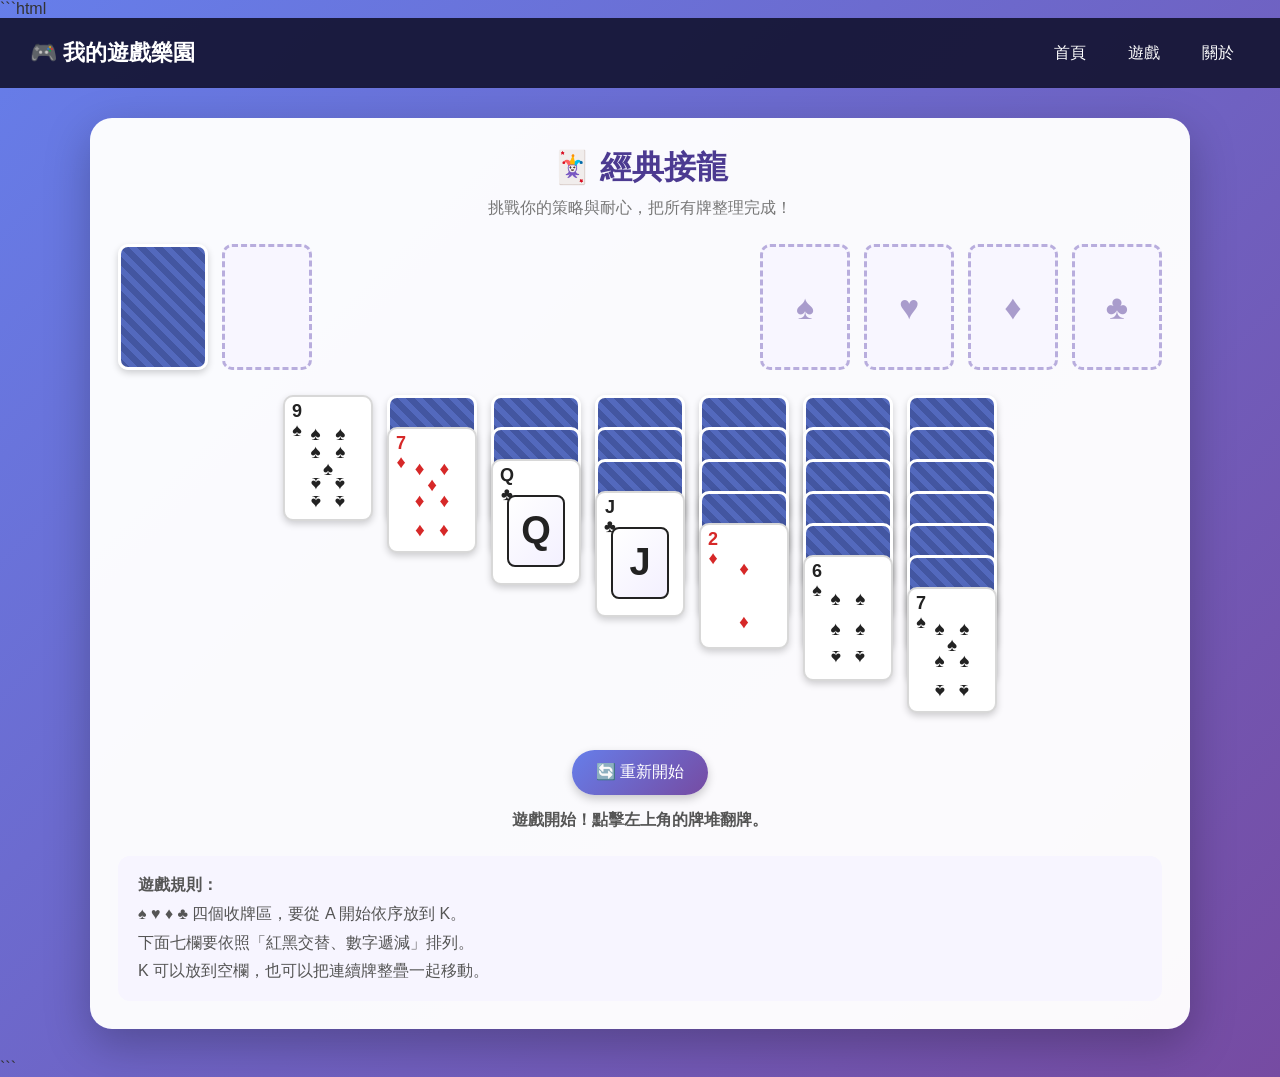
<file: games/solitaire.html>
```html
<!DOCTYPE html>
<html lang="zh-Hant">
<head>
<meta charset="UTF-8">
<meta name="viewport" content="width=device-width, initial-scale=1.0">
<title>接龍遊戲｜我的遊戲樂園</title>

<style>
* {
    box-sizing: border-box;
}

body {
    margin: 0;
    font-family: Arial, "Microsoft JhengHei", sans-serif;
    background: linear-gradient(135deg, #667eea, #764ba2);
    min-height: 100vh;
    color: #333;
}

.header {
    height: 70px;
    background: rgba(20, 20, 50, 0.92);
    display: flex;
    align-items: center;
    justify-content: space-between;
    padding: 0 30px;
    color: white;
}

.logo {
    font-size: 22px;
    font-weight: bold;
}

.nav {
    display: flex;
    gap: 10px;
}

.nav a {
    color: white;
    text-decoration: none;
    padding: 10px 16px;
    border-radius: 20px;
}

.nav a:hover {
    background: rgba(255,255,255,0.18);
}

.game-wrapper {
    width: 96%;
    max-width: 1100px;
    margin: 30px auto;
    background: rgba(255,255,255,0.97);
    border-radius: 22px;
    padding: 28px;
    box-shadow: 0 15px 45px rgba(0,0,0,0.25);
}

h1 {
    text-align: center;
    margin: 0 0 8px;
    color: #4c3a91;
}

.subtitle {
    text-align: center;
    color: #777;
    margin-bottom: 25px;
}

/* ===== 上方區域 ===== */

.top-area {
    display: flex;
    justify-content: space-between;
    align-items: flex-start;
    gap: 20px;
    margin-bottom: 25px;
}

.left-area {
    display: flex;
    gap: 14px;
}

.foundation-area {
    display: flex;
    gap: 14px;
}

.pile {
    width: 90px;
    height: 126px;
    position: relative;
    flex-shrink: 0;
}

.empty-pile {
    width: 90px;
    height: 126px;
    border: 3px dashed #b8addd;
    border-radius: 10px;
    display: flex;
    align-items: center;
    justify-content: center;
    color: #a99ccc;
    font-size: 34px;
    background: #f8f6ff;
}

.stock-empty {
    width: 90px;
    height: 126px;
    border: 3px dashed #bbb;
    border-radius: 10px;
    display: flex;
    justify-content: center;
    align-items: center;
    color: #aaa;
    font-size: 32px;
    cursor: pointer;
}

/* ===== 撲克牌 ===== */

.card {
    width: 90px;
    height: 126px;
    background: white;
    border: 2px solid #d8d8d8;
    border-radius: 10px;
    position: relative;
    cursor: pointer;
    user-select: none;
    box-shadow: 0 3px 7px rgba(0,0,0,0.18);
    overflow: hidden;
}

.card:hover {
    transform: translateY(-2px);
}

.card.red {
    color: #d62828;
}

.card.black {
    color: #222;
}

/* ===== 牌背 ===== */

.card-back {
    width: 90px;
    height: 126px;
    border-radius: 10px;
    border: 3px solid white;
    background:
        repeating-linear-gradient(
            45deg,
            #4356a1,
            #4356a1 6px,
            #5369bd 6px,
            #5369bd 12px
        );
    box-shadow: 0 3px 7px rgba(0,0,0,0.18);
    cursor: pointer;
}

/* ===== 左上角牌號 ===== */

.card-corner {
    position: absolute;
    top: 5px;
    left: 7px;
    text-align: center;
    font-size: 18px;
    line-height: 19px;
    font-weight: bold;
    z-index: 5;
}

/* ===== 撲克牌中央花色 ===== */

.pips {
    position: absolute;
    top: 27px;
    left: 12px;
    right: 12px;
    bottom: 8px;
}

.pip {
    position: absolute;
    transform: translate(-50%, -50%);
    font-size: 19px;
    line-height: 1;
    font-weight: bold;
}

/* A */

.ace-suit {
    position: absolute;
    left: 50%;
    top: 58%;
    transform: translate(-50%, -50%);
    font-size: 48px;
}

/* J Q K */

.face-card {
    position: absolute;
    left: 50%;
    top: 57%;
    transform: translate(-50%, -50%);
    width: 58px;
    height: 72px;
    border: 2px solid currentColor;
    border-radius: 8px;
    display: flex;
    align-items: center;
    justify-content: center;
    font-size: 38px;
    font-weight: bold;
    background: linear-gradient(
        135deg,
        #fff,
        #f3f0ff
    );
}

/* ===== 選取 ===== */

.card.selected {
    outline: 4px solid #ffd43b;
    transform: translateY(-5px);
}

/* ===== 七欄 ===== */

.tableau {
    display: grid;
    grid-template-columns: repeat(7, 90px);
    gap: 14px;
    justify-content: center;
    align-items: start;
}

.column {
    min-height: 330px;
    position: relative;
}

.tableau-card {
    position: absolute;
    left: 0;
}

.empty-column {
    width: 90px;
    height: 126px;
    border: 3px dashed #c7bfdf;
    border-radius: 10px;
    display: flex;
    align-items: center;
    justify-content: center;
    color: #b4a9d1;
    font-size: 34px;
    cursor: pointer;
}

.controls {
    margin-top: 25px;
    text-align: center;
}

button {
    border: none;
    border-radius: 25px;
    padding: 12px 24px;
    font-size: 16px;
    cursor: pointer;
    color: white;
    background: linear-gradient(135deg, #667eea, #764ba2);
    box-shadow: 0 4px 10px rgba(0,0,0,0.2);
}

.message {
    text-align: center;
    margin-top: 15px;
    min-height: 24px;
    color: #555;
    font-weight: bold;
}

.rules {
    margin-top: 22px;
    padding: 15px 20px;
    background: #f7f5ff;
    border-radius: 12px;
    line-height: 1.8;
    color: #555;
}

@media (max-width: 900px) {

    .game-wrapper {
        width: 98%;
        padding: 15px;
        overflow-x: auto;
    }

    .top-area {
        width: max-content;
        min-width: 100%;
    }

    .tableau {
        justify-content: start;
    }

    .header {
        padding: 0 12px;
    }

    .logo {
        font-size: 17px;
    }

    .nav {
        gap: 2px;
    }

    .nav a {
        padding: 8px 9px;
        font-size: 14px;
    }
}
</style>
</head>

<body>

<header class="header">

    <div class="logo">
        🎮 我的遊戲樂園
    </div>

    <nav class="nav">
        <a href="../index.html">首頁</a>
        <a href="../index.html#games">遊戲</a>
        <a href="../index.html#about">關於</a>
    </nav>

</header>


<main class="game-wrapper">

    <h1>🃏 經典接龍</h1>

    <div class="subtitle">
        挑戰你的策略與耐心，把所有牌整理完成！
    </div>


    <!-- 上方牌區 -->

    <div class="top-area">

        <div class="left-area">

            <div id="stock" class="pile"></div>

            <div id="waste" class="pile"></div>

        </div>


        <div class="foundation-area">

            <div id="foundation0" class="pile"></div>
            <div id="foundation1" class="pile"></div>
            <div id="foundation2" class="pile"></div>
            <div id="foundation3" class="pile"></div>

        </div>

    </div>


    <!-- 七欄 -->

    <div id="tableau" class="tableau"></div>


    <div class="controls">

        <button onclick="newGame()">
            🔄 重新開始
        </button>

    </div>


    <div id="message" class="message">
        點擊左上角牌堆開始遊戲
    </div>


    <div class="rules">

        <strong>遊戲規則：</strong><br>

        ♠ ♥ ♦ ♣ 四個收牌區，要從 A 開始依序放到 K。<br>

        下面七欄要依照「紅黑交替、數字遞減」排列。<br>

        K 可以放到空欄，也可以把連續牌整疊一起移動。

    </div>

</main>


<script>

/* =====================================================
   基本資料
===================================================== */

const suits = ["♠", "♥", "♦", "♣"];

const ranks = [
    "A", "2", "3", "4", "5", "6", "7",
    "8", "9", "10", "J", "Q", "K"
];

let deck = [];
let stock = [];
let waste = [];

let tableau = [
    [], [], [], [], [], [], []
];

let foundation = [
    [], [], [], []
];

let selected = null;


/* =====================================================
   建立牌組
===================================================== */

function createDeck() {

    const cards = [];

    for (let s = 0; s < 4; s++) {

        for (let r = 0; r < 13; r++) {

            cards.push({

                suit: suits[s],

                rank: ranks[r],

                suitIndex: s,

                rankIndex: r,

                color:
                    (s === 1 || s === 2)
                    ? "red"
                    : "black",

                faceUp: false

            });

        }

    }

    return cards;
}


/* =====================================================
   洗牌
===================================================== */

function shuffle(array) {

    for (let i = array.length - 1; i > 0; i--) {

        const j =
            Math.floor(Math.random() * (i + 1));

        [array[i], array[j]] =
            [array[j], array[i]];

    }

}


/* =====================================================
   新遊戲
===================================================== */

function newGame() {

    deck = createDeck();

    shuffle(deck);

    stock = [];

    waste = [];

    tableau = [
        [], [], [], [], [], [], []
    ];

    foundation = [
        [], [], [], []
    ];

    selected = null;


    /* 發七欄 */

    for (let column = 0; column < 7; column++) {

        for (let row = 0; row <= column; row++) {

            const card = deck.pop();

            card.faceUp =
                row === column;

            tableau[column].push(card);

        }

    }


    /* 剩餘 24 張進牌堆 */

    stock = deck;


    render();

    showMessage(
        "遊戲開始！點擊左上角的牌堆翻牌。"
    );

}


/* =====================================================
   整體重新繪製
===================================================== */

function render() {

    renderStock();

    renderWaste();

    renderFoundation();

    renderTableau();

}


/* =====================================================
   牌堆
===================================================== */

function renderStock() {

    const element =
        document.getElementById("stock");

    element.innerHTML = "";


    if (stock.length > 0) {

        const back =
            document.createElement("div");

        back.className = "card-back";

        /*
           非常重要：
           點擊牌背時直接呼叫 drawCard
        */

        back.addEventListener(
            "click",
            function(event) {

                event.stopPropagation();

                drawCard();

            }
        );

        element.appendChild(back);

    } else {

        const empty =
            document.createElement("div");

        empty.className = "stock-empty";

        empty.textContent = "↻";

        empty.addEventListener(
            "click",
            function(event) {

                event.stopPropagation();

                recycleStock();

            }
        );

        element.appendChild(empty);

    }

}


/* =====================================================
   翻牌區
===================================================== */

function renderWaste() {

    const element =
        document.getElementById("waste");

    element.innerHTML = "";


    if (waste.length === 0) {

        const empty =
            document.createElement("div");

        empty.className = "empty-pile";

        element.appendChild(empty);

        return;
    }


    const card =
        waste[waste.length - 1];


    element.appendChild(
        createCardElement(
            card,
            null,
            null,
            "waste"
        )
    );

}


/* =====================================================
   翻一張牌
===================================================== */

function drawCard() {

    clearSelection();


    if (stock.length === 0) {

        recycleStock();

        return;
    }


    const card =
        stock.pop();


    card.faceUp = true;


    waste.push(card);


    render();


    showMessage(
        "已翻開一張牌。"
    );

}


/* =====================================================
   牌堆重新循環
===================================================== */

function recycleStock() {

    if (waste.length === 0) {

        showMessage(
            "目前沒有可以重新翻回牌堆的牌。"
        );

        return;
    }


    stock = waste.reverse();

    waste = [];


    stock.forEach(function(card) {

        card.faceUp = false;

    });


    render();


    showMessage(
        "牌堆已重新整理，可以再次翻牌。"
    );

}


/* =====================================================
   收牌區
===================================================== */

function renderFoundation() {

    for (let i = 0; i < 4; i++) {

        const element =
            document.getElementById(
                "foundation" + i
            );

        element.innerHTML = "";


        if (foundation[i].length === 0) {

            const empty =
                document.createElement("div");

            empty.className = "empty-pile";

            empty.textContent = suits[i];


            empty.addEventListener(
                "click",
                function(event) {

                    event.stopPropagation();

                    if (selected !== null) {

                        moveSelectedToFoundation(i);

                    }

                }
            );


            element.appendChild(empty);

        } else {

            const card =
                foundation[i][
                    foundation[i].length - 1
                ];


            element.appendChild(
                createCardElement(
                    card,
                    null,
                    null,
                    "foundation",
                    i
                )
            );

        }

    }

}


/* =====================================================
   七欄
===================================================== */

function renderTableau() {

    const element =
        document.getElementById("tableau");

    element.innerHTML = "";


    for (let column = 0; column < 7; column++) {

        const columnElement =
            document.createElement("div");

        columnElement.className =
            "column";


        const cards =
            tableau[column];


        if (cards.length === 0) {

            const empty =
                document.createElement("div");

            empty.className =
                "empty-column";

            empty.textContent = "K";


            empty.addEventListener(
                "click",
                function(event) {

                    event.stopPropagation();

                    if (selected !== null) {

                        moveSelectedToTableau(
                            column
                        );

                    }

                }
            );


            columnElement.appendChild(empty);

        }


        cards.forEach(function(card, index) {

            const cardElement =
                createCardElement(
                    card,
                    column,
                    index,
                    "tableau"
                );


            cardElement.classList.add(
                "tableau-card"
            );


            /*
               蓋牌疊得比較密，
               翻開的牌仍然清楚可見
            */

            cardElement.style.top =
                (index * 32) + "px";


            columnElement.appendChild(
                cardElement
            );

        });


        element.appendChild(
            columnElement
        );

    }

}


/* =====================================================
   建立牌面
===================================================== */

function createCardElement(
    card,
    column,
    index,
    type,
    foundationIndex
) {

    /*
       蓋牌
    */

    if (!card.faceUp) {

        const back =
            document.createElement("div");

        back.className =
            "card-back";


        back.addEventListener(
            "click",
            function(event) {

                event.stopPropagation();

                if (type === "tableau") {

                    flipCard(
                        column,
                        index
                    );

                }

            }
        );


        return back;

    }


    /*
       正面
    */

    const element =
        document.createElement("div");

    element.className =
        "card " + card.color;


    if (
        selected &&
        selected.type === type &&
        selected.column === column &&
        selected.index === index
    ) {

        element.classList.add(
            "selected"
        );

    }


    /*
       左上角
    */

    const corner =
        document.createElement("div");

    corner.className =
        "card-corner";

    corner.innerHTML =
        card.rank + "<br>" + card.suit;

    element.appendChild(corner);


    /*
       中央牌面
    */

    const center =
        document.createElement("div");

    if (card.rankIndex === 0) {

        /*
           A
        */

        center.className =
            "ace-suit";

        center.textContent =
            card.suit;

        element.appendChild(center);

    }

    else if (
        card.rankIndex >= 1 &&
        card.rankIndex <= 9
    ) {

        /*
           2 ～ 10
        */

        center.className =
            "pips";


        const positions =
            getPipPositions(
                card.rankIndex + 1
            );


        positions.forEach(function(position) {

            const pip =
                document.createElement("div");

            pip.className =
                "pip";

            pip.textContent =
                card.suit;

            pip.style.left =
                position.x + "%";

            pip.style.top =
                position.y + "%";


            pip.style.transform =
                position.flip
                ? "translate(-50%, -50%) rotate(180deg)"
                : "translate(-50%, -50%)";


            center.appendChild(pip);

        });


        element.appendChild(center);

    }

    else {

        /*
           J / Q / K
        */

        center.className =
            "face-card";

        center.textContent =
            card.rank;

        element.appendChild(center);

    }


    /*
       點擊牌面
    */

    element.addEventListener(
        "click",
        function(event) {

            event.stopPropagation();

            handleCardClick(
                card,
                column,
                index,
                type,
                foundationIndex
            );

        }
    );


    return element;

}


/* =====================================================
   產生標準撲克牌點數位置
===================================================== */

function getPipPositions(number) {

    const positions = [];


    /*
       每一個位置：
       x = 左右位置
       y = 上下位置
       flip = 是否上下倒轉
    */


    const patterns = {

        2: [
            {x:50, y:18, flip:false},
            {x:50, y:82, flip:true}
        ],

        3: [
            {x:50, y:15, flip:false},
            {x:50, y:50, flip:false},
            {x:50, y:85, flip:true}
        ],

        4: [
            {x:30, y:18, flip:false},
            {x:70, y:18, flip:false},
            {x:30, y:82, flip:true},
            {x:70, y:82, flip:true}
        ],

        5: [
            {x:30, y:18, flip:false},
            {x:70, y:18, flip:false},
            {x:50, y:50, flip:false},
            {x:30, y:82, flip:true},
            {x:70, y:82, flip:true}
        ],

        6: [
            {x:30, y:16, flip:false},
            {x:70, y:16, flip:false},
            {x:30, y:50, flip:false},
            {x:70, y:50, flip:false},
            {x:30, y:84, flip:true},
            {x:70, y:84, flip:true}
        ],

        7: [
            {x:30, y:14, flip:false},
            {x:70, y:14, flip:false},
            {x:50, y:32, flip:false},
            {x:30, y:50, flip:false},
            {x:70, y:50, flip:false},
            {x:30, y:86, flip:true},
            {x:70, y:86, flip:true}
        ],

        8: [
            {x:30, y:12, flip:false},
            {x:70, y:12, flip:false},
            {x:30, y:34, flip:false},
            {x:70, y:34, flip:false},
            {x:30, y:66, flip:true},
            {x:70, y:66, flip:true},
            {x:30, y:88, flip:true},
            {x:70, y:88, flip:true}
        ],

        9: [
            {x:30, y:10, flip:false},
            {x:70, y:10, flip:false},
            {x:30, y:31, flip:false},
            {x:70, y:31, flip:false},
            {x:50, y:50, flip:false},
            {x:30, y:69, flip:true},
            {x:70, y:69, flip:true},
            {x:30, y:90, flip:true},
            {x:70, y:90, flip:true}
        ],

        10: [
            {x:30, y:9, flip:false},
            {x:70, y:9, flip:false},
            {x:30, y:27, flip:false},
            {x:70, y:27, flip:false},
            {x:50, y:38, flip:false},
            {x:50, y:62, flip:true},
            {x:30, y:73, flip:true},
            {x:70, y:73, flip:true},
            {x:30, y:91, flip:true},
            {x:70, y:91, flip:true}
        ]

    };


    return patterns[number];

}


/* =====================================================
   翻開七欄中的蓋牌
===================================================== */

function flipCard(column, index) {

    const cards =
        tableau[column];


    if (
        cards[index] &&
        !cards[index].faceUp
    ) {

        cards[index].faceUp = true;

        render();

        showMessage(
            "翻開了一張牌！"
        );

    }

}


/* =====================================================
   點擊牌
===================================================== */

function handleCardClick(
    card,
    column,
    index,
    type,
    foundationIndex
) {

    /*
       已經選牌
    */

    if (selected !== null) {

        /*
           點同一張 → 取消
        */

        if (
            selected.type === type &&
            selected.column === column &&
            selected.index === index
        ) {

            clearSelection();

            render();

            showMessage(
                "已取消選擇。"
            );

            return;

        }


        /*
           點收牌區
        */

        if (type === "foundation") {

            moveSelectedToFoundation(
                foundationIndex
            );

            return;

        }


        /*
           點七欄
        */

        if (type === "tableau") {

            moveSelectedToTableau(
                column
            );

            return;

        }

    }


    /*
       翻牌區的牌
    */

    if (type === "waste") {

        selected = {

            type: "waste",

            index:
                waste.length - 1,

            column: null

        };


        render();

        showMessage(
            "已選取這張牌。"
        );

        return;

    }


    /*
       七欄的牌
    */

    if (type === "tableau") {

        if (!card.faceUp) {
            return;
        }


        if (
            !isValidSequence(
                column,
                index
            )
        ) {

            showMessage(
                "這一段牌不能整疊移動。"
            );

            return;

        }


        selected = {

            type: "tableau",

            column: column,

            index: index

        };


        render();

        showMessage(
            "已選取牌組，可以移動。"
        );

    }

}


/* =====================================================
   檢查連續牌
===================================================== */

function isValidSequence(
    column,
    startIndex
) {

    const cards =
        tableau[column];


    for (
        let i = startIndex;
        i < cards.length - 1;
        i++
    ) {

        const current =
            cards[i];

        const next =
            cards[i + 1];


        if (
            !current.faceUp ||
            !next.faceUp
        ) {

            return false;

        }


        if (
            current.color ===
            next.color
        ) {

            return false;

        }


        if (
            current.rankIndex !==
            next.rankIndex + 1
        ) {

            return false;

        }

    }


    return true;

}


/* =====================================================
   移動到七欄
===================================================== */

function moveSelectedToTableau(
    targetColumn
) {

    if (selected === null) {
        return;
    }


    let movingCards = [];


    /*
       從七欄移動
    */

    if (
        selected.type ===
        "tableau"
    ) {

        const sourceColumn =
            selected.column;


        if (
            sourceColumn ===
            targetColumn
        ) {

            clearSelection();

            render();

            return;

        }


        movingCards =
            tableau[sourceColumn].splice(
                selected.index
            );


        const targetCards =
            tableau[targetColumn];


        /*
           空欄只能放 K
        */

        if (
            targetCards.length === 0
        ) {

            if (
                movingCards[0].rankIndex !==
                12
            ) {

                tableau[sourceColumn].push(
                    ...movingCards
                );

                clearSelection();

                render();

                showMessage(
                    "空欄只能放 K。"
                );

                return;

            }

        }

        else {

            const target =
                targetCards[
                    targetCards.length - 1
                ];


            if (
                !target.faceUp ||
                target.color ===
                movingCards[0].color ||
                target.rankIndex !==
                movingCards[0].rankIndex + 1
            ) {

                tableau[sourceColumn].push(
                    ...movingCards
                );

                clearSelection();

                render();

                showMessage(
                    "必須紅黑交替，而且數字遞減。"
                );

                return;

            }

        }


        targetCards.push(
            ...movingCards
        );


        /*
           翻開來源欄最後一張蓋牌
        */

        const source =
            tableau[sourceColumn];


        if (
            source.length > 0 &&
            !source[source.length - 1].faceUp
        ) {

            source[
                source.length - 1
            ].faceUp = true;

        }

    }


    /*
       從翻牌區移動
    */

    else if (
        selected.type ===
        "waste"
    ) {

        const card =
            waste[
                waste.length - 1
            ];


        const targetCards =
            tableau[targetColumn];


        if (
            targetCards.length === 0
        ) {

            if (
                card.rankIndex !== 12
            ) {

                clearSelection();

                render();

                showMessage(
                    "空欄只能放 K。"
                );

                return;

            }

        }

        else {

            const target =
                targetCards[
                    targetCards.length - 1
                ];


            if (
                target.color ===
                card.color ||
                target.rankIndex !==
                card.rankIndex + 1
            ) {

                clearSelection();

                render();

                showMessage(
                    "這張牌不能放在這裡。"
                );

                return;

            }

        }


        waste.pop();

        targetCards.push(card);

    }


    clearSelection();

    render();

    checkWin();

}


/* =====================================================
   移動到收牌區
===================================================== */

function moveSelectedToFoundation(
    foundationIndex
) {

    if (selected === null) {
        return;
    }


    let card = null;


    /*
       翻牌區
    */

    if (
        selected.type ===
        "waste"
    ) {

        card =
            waste[
                waste.length - 1
            ];

    }


    /*
       七欄
    */

    else if (
        selected.type ===
        "tableau"
    ) {

        const cards =
            tableau[
                selected.column
            ];


        /*
           必須是最上面的牌
        */

        if (
            selected.index !==
            cards.length - 1
        ) {

            showMessage(
                "只有最上面的牌可以放到收牌區。"
            );

            return;

        }


        card =
            cards[
                selected.index
            ];

    }


    if (!card) {
        return;
    }


    /*
       花色必須相同
    */

    if (
        card.suitIndex !==
        foundationIndex
    ) {

        showMessage(
            "請放到相同花色的收牌區。"
        );

        return;

    }


    const pile =
        foundation[
            foundationIndex
        ];


    /*
       第一張必須 A
    */

    if (
        pile.length === 0
    ) {

        if (
            card.rankIndex !== 0
        ) {

            showMessage(
                "收牌區第一張必須是 A。"
            );

            return;

        }

    }

    else {

        const top =
            pile[
                pile.length - 1
            ];


        if (
            card.rankIndex !==
            top.rankIndex + 1
        ) {

            showMessage(
                "必須按照 A、2、3……K 順序。"
            );

            return;

        }

    }


    /*
       正式移動
    */

    if (
        selected.type ===
        "waste"
    ) {

        waste.pop();

    }

    else {

        tableau[
            selected.column
        ].pop();


        const source =
            tableau[
                selected.column
            ];


        if (
            source.length > 0 &&
            !source[
                source.length - 1
            ].faceUp
        ) {

            source[
                source.length - 1
            ].faceUp = true;

        }

    }


    foundation[
        foundationIndex
    ].push(card);


    clearSelection();

    render();


    showMessage(
        card.rank +
        card.suit +
        " 已放入收牌區！"
    );


    checkWin();

}


/* =====================================================
   清除選取
===================================================== */

function clearSelection() {

    selected = null;

}


/* =====================================================
   勝利
===================================================== */

function checkWin() {

    let total = 0;


    foundation.forEach(
        function(pile) {

            total += pile.length;

        }
    );


    if (total === 52) {

        showMessage(
            "🎉 恭喜你！全部 52 張牌完成！"
        );


        setTimeout(
            function() {

                alert(
                    "🎉 恭喜！你完成經典接龍了！"
                );

            },
            100
        );

    }

}


/* =====================================================
   訊息
===================================================== */

function showMessage(text) {

    document.getElementById(
        "message"
    ).textContent = text;

}


/* =====================================================
   點擊其他地方取消選取
===================================================== */

document.addEventListener(
    "click",
    function(event) {

        if (
            !event.target.closest(".card") &&
            !event.target.closest(".card-back") &&
            !event.target.closest(".empty-pile") &&
            !event.target.closest(".empty-column") &&
            !event.target.closest("button")
        ) {

            if (selected !== null) {

                clearSelection();

                render();

            }

        }

    }
);


/* =====================================================
   啟動
===================================================== */

newGame();

</script>

</body>
</html>
```
</file>
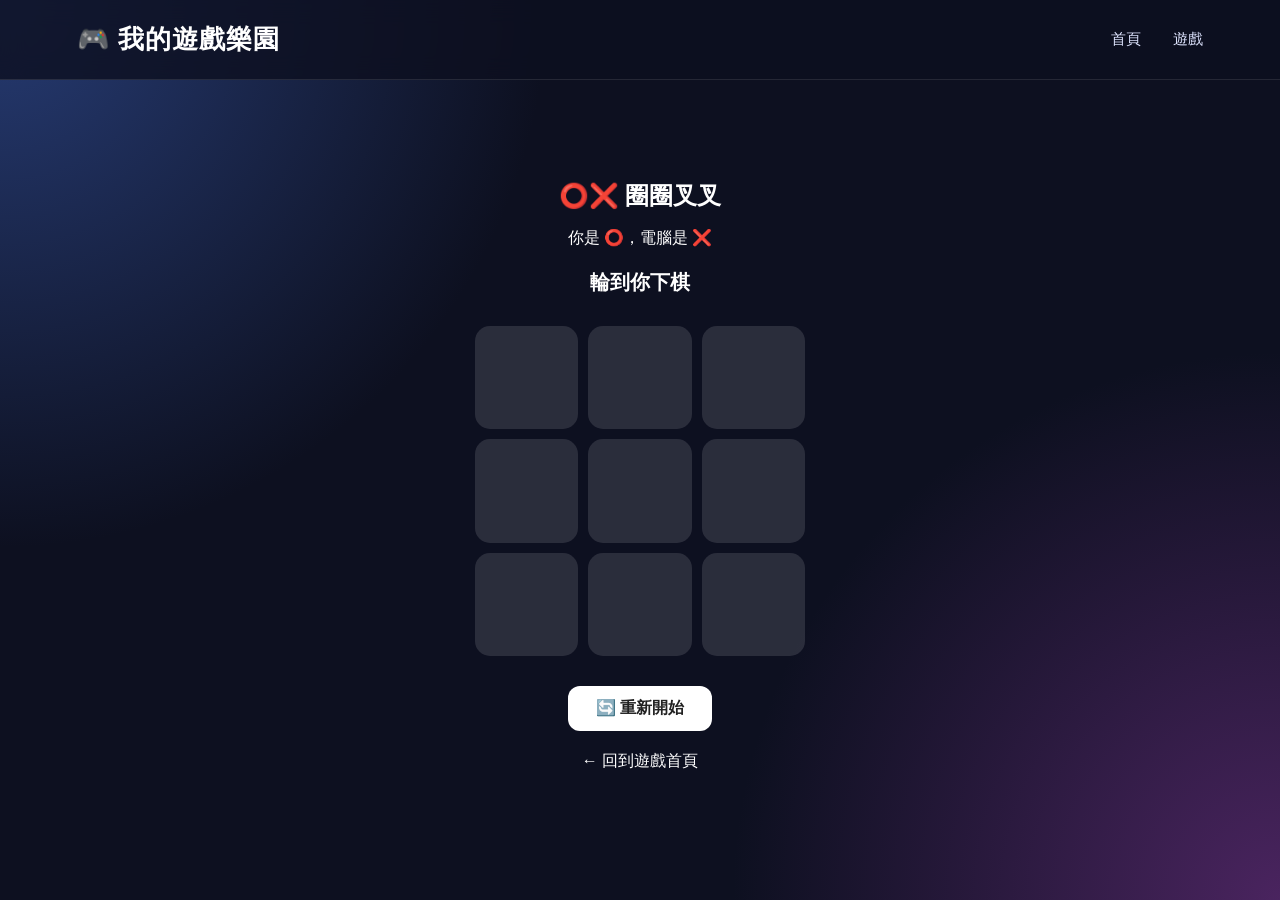
<file: games/tic-tac-toe.html>
<!DOCTYPE html>
<html lang="zh-Hant">
<head>
    <meta charset="UTF-8">
    <meta name="viewport" content="width=device-width, initial-scale=1.0">
    <title>圈圈叉叉｜我的遊戲樂園</title>

    <link rel="stylesheet" href="../css/style.css">

    <style>
        .game-container {
            max-width: 600px;
            margin: 50px auto;
            padding: 30px;
            text-align: center;
        }

        .game-container h1 {
            margin-bottom: 10px;
        }

        .game-info {
            margin: 20px 0;
            font-size: 20px;
            font-weight: bold;
        }

        .board {
            width: 330px;
            height: 330px;
            margin: 30px auto;
            display: grid;
            grid-template-columns: repeat(3, 1fr);
            gap: 10px;
        }

        .cell {
            border: none;
            border-radius: 15px;
            background: rgba(255, 255, 255, 0.12);
            color: white;
            font-size: 60px;
            font-weight: bold;
            cursor: pointer;
            transition: 0.2s;
        }

        .cell:hover:not(:disabled) {
            background: rgba(255, 255, 255, 0.22);
            transform: scale(1.03);
        }

        .cell:disabled {
            cursor: default;
        }

        .restart-button {
            padding: 12px 28px;
            border: none;
            border-radius: 12px;
            background: #ffffff;
            color: #222;
            font-size: 16px;
            font-weight: bold;
            cursor: pointer;
        }

        .restart-button:hover {
            transform: scale(1.05);
        }

        .back-button {
            display: inline-block;
            margin-top: 20px;
            color: white;
            text-decoration: none;
        }

        @media (max-width: 500px) {
            .board {
                width: 280px;
                height: 280px;
            }

            .cell {
                font-size: 50px;
            }
        }
    </style>
</head>

<body>

    <header>
        <div class="logo">🎮 我的遊戲樂園</div>

        <nav>
            <a href="../index.html">首頁</a>
            <a href="../index.html#games">遊戲</a>
        </nav>
    </header>

    <main>
        <section class="game-container">

            <h1>⭕❌ 圈圈叉叉</h1>

            <p>你是 ⭕，電腦是 ❌</p>

            <div class="game-info" id="status">
                輪到你下棋
            </div>

            <div class="board" id="board"></div>

            <button class="restart-button" onclick="startGame()">
                🔄 重新開始
            </button>

            <br>

            <a class="back-button" href="../index.html">
                ← 回到遊戲首頁
            </a>

        </section>
    </main>

    <script>
        const board = document.getElementById("board");
        const statusText = document.getElementById("status");

        let gameBoard = ["", "", "", "", "", "", "", ""];
        let gameOver = false;

        const winningCombinations = [
            [0, 1, 2],
            [3, 4, 5],
            [6, 7, 8],
            [0, 3, 6],
            [1, 4, 7],
            [2, 5, 8],
            [0, 4, 8],
            [2, 4, 6]
        ];

        function startGame() {
            gameBoard = ["", "", "", "", "", "", "", ""];
            gameOver = false;

            statusText.textContent = "輪到你下棋";

            board.innerHTML = "";

            for (let i = 0; i < 9; i++) {
                const cell = document.createElement("button");

                cell.className = "cell";
                cell.addEventListener("click", () => playerMove(i));

                board.appendChild(cell);
            }
        }

        function playerMove(index) {
            if (gameOver || gameBoard[index] !== "") {
                return;
            }

            gameBoard[index] = "⭕";

            updateBoard();

            if (checkWinner("⭕")) {
                statusText.textContent = "🎉 恭喜你，你贏了！";
                gameOver = true;
                disableBoard();
                return;
            }

            if (isDraw()) {
                statusText.textContent = "🤝 平手！";
                gameOver = true;
                disableBoard();
                return;
            }

            statusText.textContent = "🤖 電腦思考中...";

            setTimeout(computerMove, 500);
        }

        function computerMove() {
            if (gameOver) {
                return;
            }

            const emptyCells = [];

            for (let i = 0; i < gameBoard.length; i++) {
                if (gameBoard[i] === "") {
                    emptyCells.push(i);
                }
            }

            if (emptyCells.length === 0) {
                return;
            }

            const randomIndex =
                emptyCells[Math.floor(Math.random() * emptyCells.length)];

            gameBoard[randomIndex] = "❌";

            updateBoard();

            if (checkWinner("❌")) {
                statusText.textContent = "😢 電腦贏了，再試一次吧！";
                gameOver = true;
                disableBoard();
                return;
            }

            if (isDraw()) {
                statusText.textContent = "🤝 平手！";
                gameOver = true;
                disableBoard();
                return;
            }

            statusText.textContent = "輪到你下棋";
        }

        function updateBoard() {
            const cells = document.querySelectorAll(".cell");

            cells.forEach((cell, index) => {
                cell.textContent = gameBoard[index];
            });
        }

        function checkWinner(player) {
            return winningCombinations.some(combination => {
                return combination.every(index => {
                    return gameBoard[index] === player;
                });
            });
        }

        function isDraw() {
            return gameBoard.every(cell => cell !== "");
        }

        function disableBoard() {
            const cells = document.querySelectorAll(".cell");

            cells.forEach(cell => {
                cell.disabled = true;
            });
        }

        startGame();
    </script>

</body>
</html>
</file>
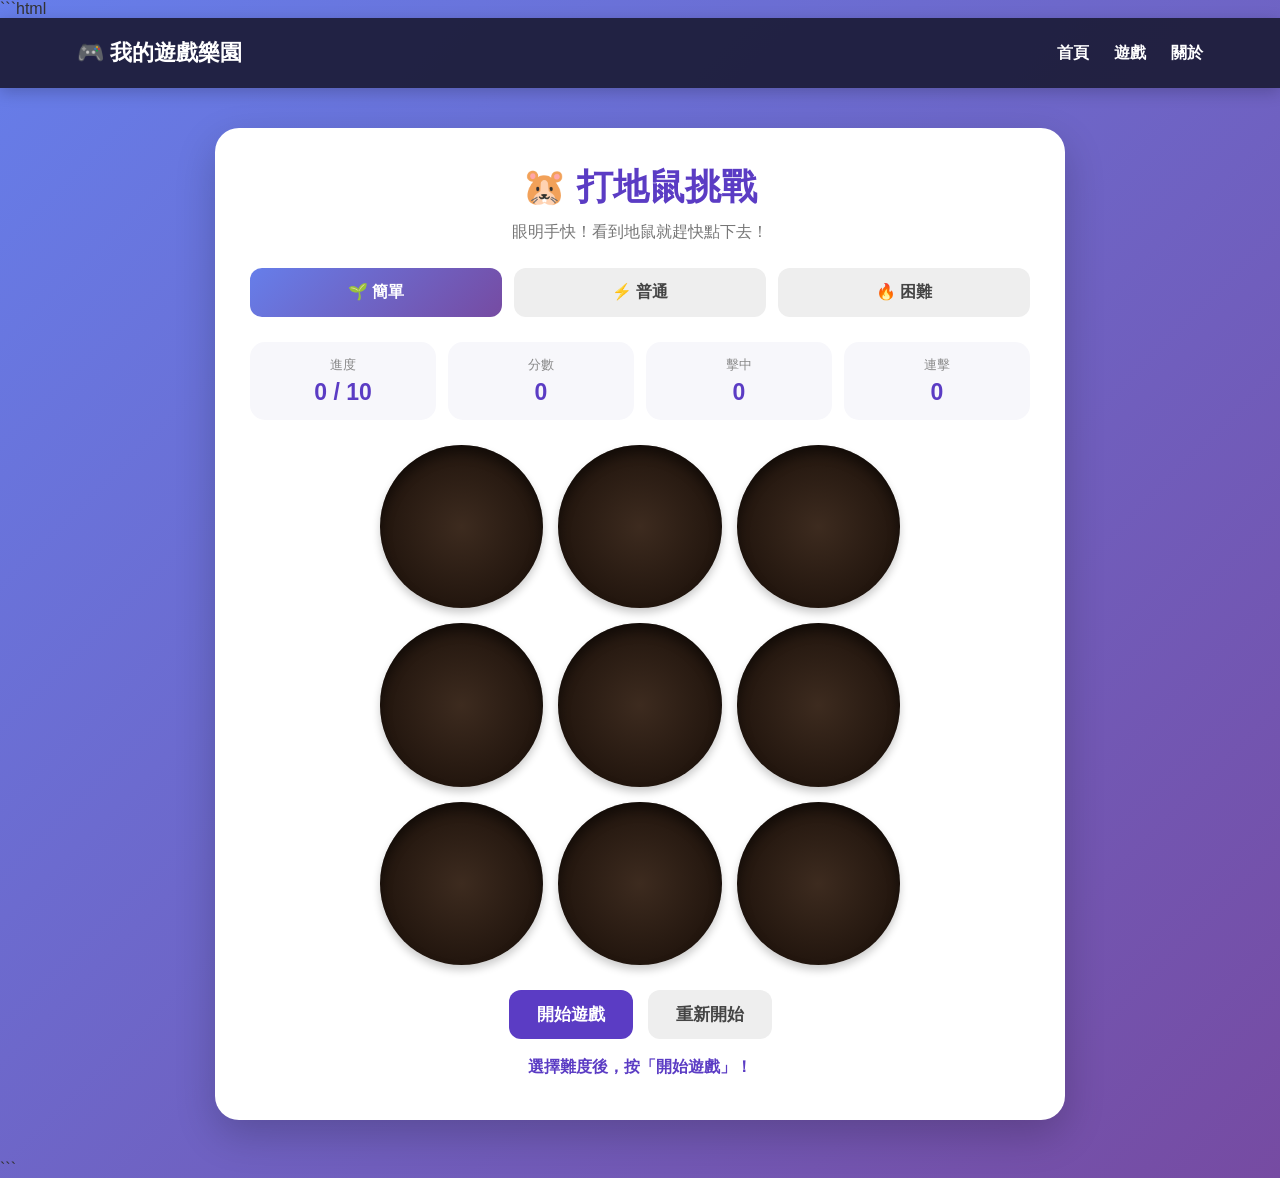
<file: games/whack-a-mole.html>
```html
<!DOCTYPE html>
<html lang="zh-Hant">
<head>
  <meta charset="UTF-8">
  <meta name="viewport" content="width=device-width, initial-scale=1.0">
  <title>🐹 打地鼠挑戰｜我的遊戲樂園</title>

  <style>
    * {
      box-sizing: border-box;
      margin: 0;
      padding: 0;
    }

    body {
      font-family: Arial, "Microsoft JhengHei", sans-serif;
      background: linear-gradient(135deg, #667eea, #764ba2);
      min-height: 100vh;
      color: #333;
    }

    /* ===== 頂部導覽 ===== */
    .header {
      position: sticky;
      top: 0;
      z-index: 1000;
      height: 70px;
      background: rgba(30, 30, 60, 0.95);
      display: flex;
      justify-content: space-between;
      align-items: center;
      padding: 0 6%;
      box-shadow: 0 4px 15px rgba(0, 0, 0, 0.2);
    }

    .logo {
      color: white;
      font-size: 22px;
      font-weight: bold;
    }

    .nav {
      display: flex;
      gap: 25px;
    }

    .nav a {
      color: white;
      text-decoration: none;
      font-size: 16px;
      font-weight: bold;
      transition: 0.2s;
    }

    .nav a:hover {
      color: #ffd166;
    }

    /* ===== 主內容 ===== */
    .container {
      width: 92%;
      max-width: 850px;
      margin: 40px auto;
    }

    .game-card {
      background: white;
      border-radius: 24px;
      padding: 35px;
      box-shadow: 0 15px 40px rgba(0, 0, 0, 0.2);
      text-align: center;
    }

    h1 {
      color: #5b3cc4;
      margin-bottom: 10px;
      font-size: 36px;
    }

    .subtitle {
      color: #777;
      margin-bottom: 25px;
    }

    /* ===== 難度 ===== */
    .levels {
      display: grid;
      grid-template-columns: repeat(3, 1fr);
      gap: 12px;
      margin-bottom: 25px;
    }

    .level-btn {
      border: none;
      padding: 14px 10px;
      border-radius: 12px;
      background: #eee;
      color: #444;
      font-size: 16px;
      font-weight: bold;
      cursor: pointer;
      transition: 0.2s;
    }

    .level-btn:hover {
      transform: translateY(-2px);
      background: #ddd;
    }

    .level-btn.active {
      background: linear-gradient(135deg, #667eea, #764ba2);
      color: white;
    }

    /* ===== 資訊 ===== */
    .info {
      display: grid;
      grid-template-columns: repeat(4, 1fr);
      gap: 12px;
      margin-bottom: 25px;
    }

    .info-box {
      background: #f7f7fb;
      border-radius: 15px;
      padding: 14px 8px;
    }

    .info-title {
      color: #888;
      font-size: 13px;
      margin-bottom: 5px;
    }

    .info-value {
      color: #5b3cc4;
      font-size: 23px;
      font-weight: bold;
    }

    /* ===== 遊戲區 ===== */
    .board {
      width: min(100%, 520px);
      margin: 0 auto 25px;
      display: grid;
      grid-template-columns: repeat(3, 1fr);
      gap: 15px;
    }

    .hole {
      position: relative;
      aspect-ratio: 1 / 1;
      border-radius: 50%;
      background: radial-gradient(circle, #3d2b1f 0%, #24170f 65%, #160d08 100%);
      box-shadow:
        inset 0 8px 12px rgba(0, 0, 0, 0.45),
        0 5px 8px rgba(0, 0, 0, 0.2);
      cursor: pointer;
      overflow: hidden;
    }

    /* ===== 地鼠 ===== */
    .mole {
      position: absolute;
      width: 68%;
      height: 68%;
      left: 16%;
      top: 35%;
      background: #9b5a32;
      border-radius: 48% 48% 42% 42%;
      animation: pop 0.18s ease-out;
      cursor: pointer;
    }

    .mole::before,
    .mole::after {
      content: "";
      position: absolute;
      width: 27%;
      height: 27%;
      top: -10%;
      background: #9b5a32;
      border-radius: 50%;
    }

    .mole::before {
      left: 4%;
    }

    .mole::after {
      right: 4%;
    }

    .eye {
      position: absolute;
      top: 27%;
      width: 11%;
      height: 14%;
      background: #111;
      border-radius: 50%;
    }

    .eye.left {
      left: 25%;
    }

    .eye.right {
      right: 25%;
    }

    .nose {
      position: absolute;
      width: 18%;
      height: 13%;
      left: 41%;
      top: 48%;
      background: #e69b8d;
      border-radius: 50%;
    }

    .mouth {
      position: absolute;
      width: 25%;
      height: 15%;
      left: 37.5%;
      top: 62%;
      border-bottom: 3px solid #32170e;
      border-radius: 50%;
    }

    .mole.hit {
      transform: scale(0.85);
    }

    @keyframes pop {
      from {
        transform: translateY(35px) scale(0.8);
      }

      to {
        transform: translateY(0) scale(1);
      }
    }

    /* ===== 按鈕 ===== */
    .controls {
      display: flex;
      justify-content: center;
      gap: 15px;
      flex-wrap: wrap;
    }

    .start-btn,
    .restart-btn {
      border: none;
      border-radius: 12px;
      padding: 13px 28px;
      font-size: 17px;
      font-weight: bold;
      cursor: pointer;
      transition: 0.2s;
    }

    .start-btn {
      background: #5b3cc4;
      color: white;
    }

    .restart-btn {
      background: #eee;
      color: #444;
    }

    .start-btn:hover,
    .restart-btn:hover {
      transform: translateY(-2px);
    }

    .message {
      min-height: 28px;
      margin-top: 18px;
      color: #5b3cc4;
      font-weight: bold;
    }

    /* ===== 手機版 ===== */
    @media (max-width: 700px) {
      .header {
        padding: 0 4%;
      }

      .logo {
        font-size: 17px;
      }

      .nav {
        gap: 12px;
      }

      .nav a {
        font-size: 14px;
      }

      .game-card {
        padding: 25px 18px;
      }

      h1 {
        font-size: 29px;
      }

      .info {
        grid-template-columns: repeat(2, 1fr);
      }

      .board {
        gap: 10px;
      }
    }
  </style>
</head>

<body>

  <!-- ===== 頂部導覽 ===== -->
  <header class="header">
    <div class="logo">🎮 我的遊戲樂園</div>

    <nav class="nav">
      <a href="../index.html">首頁</a>
      <a href="../index.html#games">遊戲</a>
      <a href="../index.html#about">關於</a>
    </nav>
  </header>

  <!-- ===== 遊戲 ===== -->
  <main class="container">
    <div class="game-card">

      <h1>🐹 打地鼠挑戰</h1>
      <p class="subtitle">眼明手快！看到地鼠就趕快點下去！</p>

      <!-- 難度 -->
      <div class="levels">
        <button class="level-btn active" data-speed="1800">
          🌱 簡單
        </button>

        <button class="level-btn" data-speed="1100">
          ⚡ 普通
        </button>

        <button class="level-btn" data-speed="700">
          🔥 困難
        </button>
      </div>

      <!-- 資訊 -->
      <div class="info">
        <div class="info-box">
          <div class="info-title">進度</div>
          <div class="info-value" id="round">0 / 10</div>
        </div>

        <div class="info-box">
          <div class="info-title">分數</div>
          <div class="info-value" id="score">0</div>
        </div>

        <div class="info-box">
          <div class="info-title">擊中</div>
          <div class="info-value" id="hits">0</div>
        </div>

        <div class="info-box">
          <div class="info-title">連擊</div>
          <div class="info-value" id="combo">0</div>
        </div>
      </div>

      <!-- 9 個洞 -->
      <div class="board" id="board">
        <div class="hole" data-index="0"></div>
        <div class="hole" data-index="1"></div>
        <div class="hole" data-index="2"></div>
        <div class="hole" data-index="3"></div>
        <div class="hole" data-index="4"></div>
        <div class="hole" data-index="5"></div>
        <div class="hole" data-index="6"></div>
        <div class="hole" data-index="7"></div>
        <div class="hole" data-index="8"></div>
      </div>

      <!-- 控制 -->
      <div class="controls">
        <button class="start-btn" id="startBtn">開始遊戲</button>
        <button class="restart-btn" id="restartBtn">重新開始</button>
      </div>

      <div class="message" id="message">
        選擇難度後，按「開始遊戲」！
      </div>

    </div>
  </main>

  <script>
    const holes = document.querySelectorAll(".hole");
    const levelButtons = document.querySelectorAll(".level-btn");

    const startBtn = document.getElementById("startBtn");
    const restartBtn = document.getElementById("restartBtn");

    const roundText = document.getElementById("round");
    const scoreText = document.getElementById("score");
    const hitsText = document.getElementById("hits");
    const comboText = document.getElementById("combo");
    const message = document.getElementById("message");

    let speed = 1800;
    let timer = null;
    let gameRunning = false;

    let round = 0;
    let score = 0;
    let hits = 0;
    let combo = 0;

    let currentHole = null;
    let currentMole = null;

    const totalRounds = 10;

    /* ===== 選擇難度 ===== */
    levelButtons.forEach(button => {
      button.addEventListener("click", () => {

        if (gameRunning) return;

        levelButtons.forEach(btn => {
          btn.classList.remove("active");
        });

        button.classList.add("active");

        speed = Number(button.dataset.speed);

        message.textContent = "難度已設定，按「開始遊戲」！";
      });
    });

    /* ===== 開始遊戲 ===== */
    startBtn.addEventListener("click", startGame);

    function startGame() {

      if (gameRunning) return;

      gameRunning = true;

      round = 0;
      score = 0;
      hits = 0;
      combo = 0;

      updateInfo();

      startBtn.disabled = true;
      startBtn.textContent = "遊戲進行中";

      message.textContent = "準備好！抓住地鼠！";

      nextRound();
    }

    /* ===== 下一回合 ===== */
    function nextRound() {

      if (!gameRunning) return;

      clearBoard();

      if (round >= totalRounds) {
        endGame();
        return;
      }

      round++;

      updateInfo();

      const randomIndex = Math.floor(Math.random() * holes.length);

      currentHole = holes[randomIndex];

      currentMole = createMole();

      currentHole.appendChild(currentMole);

      timer = setTimeout(() => {

        if (currentMole && currentMole.parentElement) {
          currentMole.remove();

          combo = 0;

          updateInfo();
        }

        setTimeout(nextRound, 250);

      }, speed);
    }

    /* ===== 建立地鼠 ===== */
    function createMole() {

      const mole = document.createElement("div");

      mole.className = "mole";

      mole.innerHTML = `
        <div class="eye left"></div>
        <div class="eye right"></div>
        <div class="nose"></div>
        <div class="mouth"></div>
      `;

      mole.addEventListener("click", hitMole);

      return mole;
    }

    /* ===== 打中地鼠 ===== */
    function hitMole(event) {

      event.stopPropagation();

      if (!gameRunning) return;

      clearTimeout(timer);

      hits++;

      combo++;

      const comboBonus = Math.min(combo - 1, 10);

      score += 10 + comboBonus;

      currentMole.classList.add("hit");

      message.textContent =
        combo >= 2
          ? `🎯 太棒了！${combo} 連擊！`
          : "🎯 打中了！";

      updateInfo();

      setTimeout(() => {
        clearBoard();
        setTimeout(nextRound, 200);
      }, 120);
    }

    /* ===== 清除目前地鼠 ===== */
    function clearBoard() {

      clearTimeout(timer);

      holes.forEach(hole => {
        hole.innerHTML = "";
      });

      currentHole = null;
      currentMole = null;
    }

    /* ===== 更新資訊 ===== */
    function updateInfo() {

      roundText.textContent = `${round} / ${totalRounds}`;
      scoreText.textContent = score;
      hitsText.textContent = hits;
      comboText.textContent = combo;
    }

    /* ===== 遊戲結束 ===== */
    function endGame() {

      gameRunning = false;

      clearBoard();

      startBtn.disabled = false;
      startBtn.textContent = "再玩一次";

      message.textContent =
        `🎉 遊戲結束！你得到 ${score} 分，共擊中 ${hits} 隻地鼠！`;

      updateInfo();
    }

    /* ===== 重新開始 ===== */
    restartBtn.addEventListener("click", () => {

      clearBoard();

      gameRunning = false;

      round = 0;
      score = 0;
      hits = 0;
      combo = 0;

      startBtn.disabled = false;
      startBtn.textContent = "開始遊戲";

      message.textContent = "選擇難度後，按「開始遊戲」！";

      updateInfo();
    });

    updateInfo();
  </script>

</body>
</html>
```
</file>
<file: css/style.css>
/* =========================
   整個網站的基本設定
   ========================= */

* {
    box-sizing: border-box;
}

body {
    margin: 0;
    font-family: "Microsoft JhengHei", "Noto Sans TC", sans-serif;
    background:
        radial-gradient(circle at top left, #263b73 0%, transparent 35%),
        radial-gradient(circle at bottom right, #4a245f 0%, transparent 35%),
        #0d1020;
    color: #ffffff;
    min-height: 100vh;
}


/* =========================
   頁首
   ========================= */

header {
    width: 100%;
    padding: 22px 6%;
    display: flex;
    justify-content: space-between;
    align-items: center;
    background: rgba(13, 16, 32, 0.8);
    border-bottom: 1px solid rgba(255, 255, 255, 0.1);
    backdrop-filter: blur(12px);
}

.logo {
    font-size: 26px;
    font-weight: bold;
    letter-spacing: 1px;
}

nav a {
    color: #dfe5ff;
    text-decoration: none;
    margin-left: 28px;
    font-size: 15px;
    transition: 0.3s;
}

nav a:hover {
    color: #ffffff;
}


/* =========================
   首頁主要區域
   ========================= */

.hero {
    max-width: 1200px;
    margin: 0 auto;
    padding: 70px 30px 35px;
    text-align: center;
}

.hero h1 {
    margin: 0 0 15px;
    font-size: clamp(36px, 6vw, 64px);
    line-height: 1.2;
}

.hero p {
    margin: 0 auto;
    color: #b9c1df;
    font-size: 18px;
}


/* =========================
   遊戲區域
   ========================= */

.games-section {
    max-width: 1200px;
    margin: 0 auto;
    padding: 25px 30px 80px;
}

.section-title {
    font-size: 28px;
    margin-bottom: 25px;
}


/* =========================
   遊戲卡片
   ========================= */

.game-grid {
    display: grid;
    grid-template-columns: repeat(3, 1fr);
    gap: 22px;
}

.game-card {
    position: relative;
    padding: 28px;
    min-height: 210px;
    display: flex;
    flex-direction: column;
    justify-content: space-between;

    background: rgba(255, 255, 255, 0.07);
    border: 1px solid rgba(255, 255, 255, 0.12);
    border-radius: 22px;

    box-shadow: 0 15px 40px rgba(0, 0, 0, 0.25);

    transition:
        transform 0.3s ease,
        background 0.3s ease,
        border-color 0.3s ease;
}

.game-card:hover {
    transform: translateY(-8px);
    background: rgba(255, 255, 255, 0.11);
    border-color: rgba(255, 255, 255, 0.25);
}

.game-icon {
    font-size: 42px;
    margin-bottom: 12px;
}

.game-card h3 {
    margin: 0 0 8px;
    font-size: 23px;
}

.game-card p {
    margin: 0;
    color: #aeb7d5;
    line-height: 1.6;
}


/* =========================
   遊戲按鈕
   ========================= */

.game-button {
    display: inline-block;
    margin-top: 22px;
    padding: 11px 20px;

    border-radius: 12px;
    background: #ffffff;
    color: #15182b;

    text-decoration: none;
    font-weight: bold;
    text-align: center;

    transition: 0.25s;
}

.game-button:hover {
    transform: scale(1.04);
}


/* =========================
   尚未開放的遊戲
   ========================= */

.coming-soon {
    display: inline-block;
    margin-top: 22px;
    padding: 10px 16px;

    border-radius: 10px;
    background: rgba(255, 255, 255, 0.08);
    color: #929bbd;

    font-size: 14px;
}


/* =========================
   頁尾
   ========================= */

footer {
    padding: 28px;
    text-align: center;
    color: #7f88aa;
    border-top: 1px solid rgba(255, 255, 255, 0.08);
}


/* =========================
   手機版
   ========================= */

@media (max-width: 850px) {

    .game-grid {
        grid-template-columns: repeat(2, 1fr);
    }

    header {
        padding: 18px 5%;
    }

    nav a {
        margin-left: 15px;
    }
}


@media (max-width: 600px) {

    header {
        flex-direction: column;
        gap: 15px;
    }

    nav a {
        margin: 0 8px;
    }

    .hero {
        padding-top: 50px;
    }

    .game-grid {
        grid-template-columns: 1fr;
    }

    .games-section {
        padding-left: 20px;
        padding-right: 20px;
    }
}
</file>
